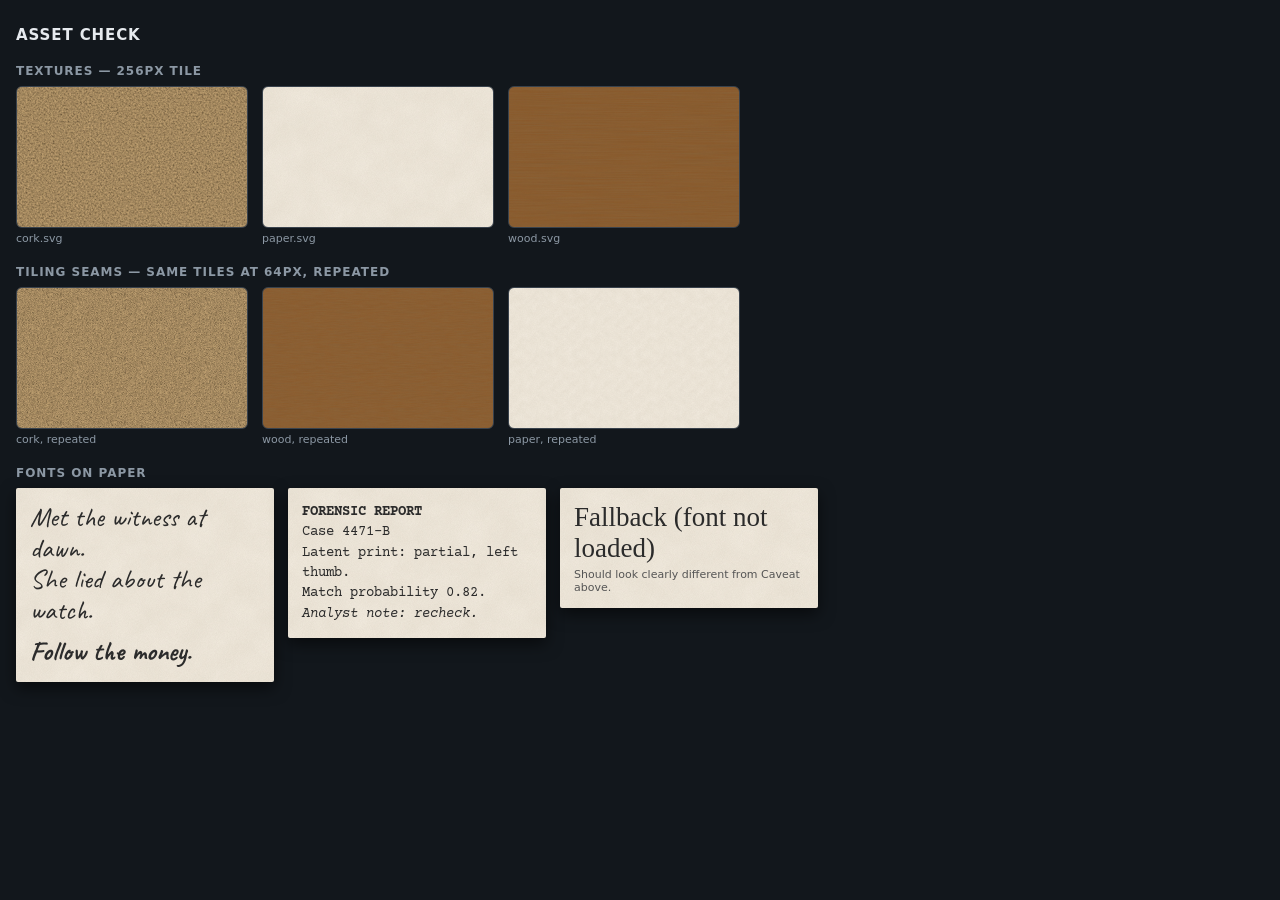
<file: tools/preview/index.html>
<!doctype html>
<html lang="en">
<head>
  <meta charset="utf-8">
  <title>Sargas - Investigation Board — asset check</title>
  <link rel="stylesheet" href="/styles/fonts.css">
  <style>
    body { background: #12171c; color: #e6eaee; font-family: system-ui, sans-serif; padding: 16px; margin: 0; }
    h1 { font-size: 15px; letter-spacing: .06em; text-transform: uppercase; }
    h2 { font-size: 12px; text-transform: uppercase; letter-spacing: .08em; color: #8c98a4; margin: 20px 0 8px; }
    .row { display: flex; gap: 14px; flex-wrap: wrap; align-items: flex-start; }
    .swatch { width: 230px; height: 140px; border-radius: 6px; border: 1px solid #39424c; }
    .label { font-size: 11px; color: #8c98a4; margin-top: 4px; }
    .cork { background-image: url("/assets/textures/cork.svg"); background-size: 256px; }
    .paper { background-image: url("/assets/textures/paper.svg"); background-size: 256px; }
    .wood { background-image: url("/assets/textures/wood.svg"); background-size: 256px; }
    .tile { background-size: 64px; }
    .card { width: 230px; padding: 14px; border-radius: 2px; color: #2b2b2b;
            background-image: url("/assets/textures/paper.svg"); background-size: 256px;
            box-shadow: 0 6px 16px rgb(0 0 0 / 55%); }
    .caveat { font-family: "Caveat", cursive; font-size: 27px; line-height: 1.15; }
    .caveat-bold { font-family: "Caveat", cursive; font-weight: 700; font-size: 27px; }
    .courier { font-family: "Courier Prime", monospace; font-size: 14px; line-height: 1.45; }
    .fallback { font-family: "Definitely Not Installed", cursive; font-size: 27px; }
  </style>
</head>
<body>
  <h1>Asset check</h1>

  <h2>Textures — 256px tile</h2>
  <div class="row">
    <div><div class="swatch cork"></div><div class="label">cork.svg</div></div>
    <div><div class="swatch paper"></div><div class="label">paper.svg</div></div>
    <div><div class="swatch wood"></div><div class="label">wood.svg</div></div>
  </div>

  <h2>Tiling seams — same tiles at 64px, repeated</h2>
  <div class="row">
    <div><div class="swatch cork tile"></div><div class="label">cork, repeated</div></div>
    <div><div class="swatch wood tile"></div><div class="label">wood, repeated</div></div>
    <div><div class="swatch paper tile"></div><div class="label">paper, repeated</div></div>
  </div>

  <h2>Fonts on paper</h2>
  <div class="row">
    <div class="card">
      <div class="caveat">Met the witness at dawn.<br>She lied about the watch.</div>
      <div class="caveat-bold" style="margin-top:8px">Follow the money.</div>
    </div>
    <div class="card">
      <div class="courier"><b>FORENSIC REPORT</b><br>Case 4471-B<br>Latent print: partial, left thumb.<br>Match probability 0.82.<br><i>Analyst note: recheck.</i></div>
    </div>
    <div class="card">
      <div class="fallback">Fallback (font not loaded)</div>
      <div class="label" style="color:#555">Should look clearly different from Caveat above.</div>
    </div>
  </div>
</body>
</html>
</file>
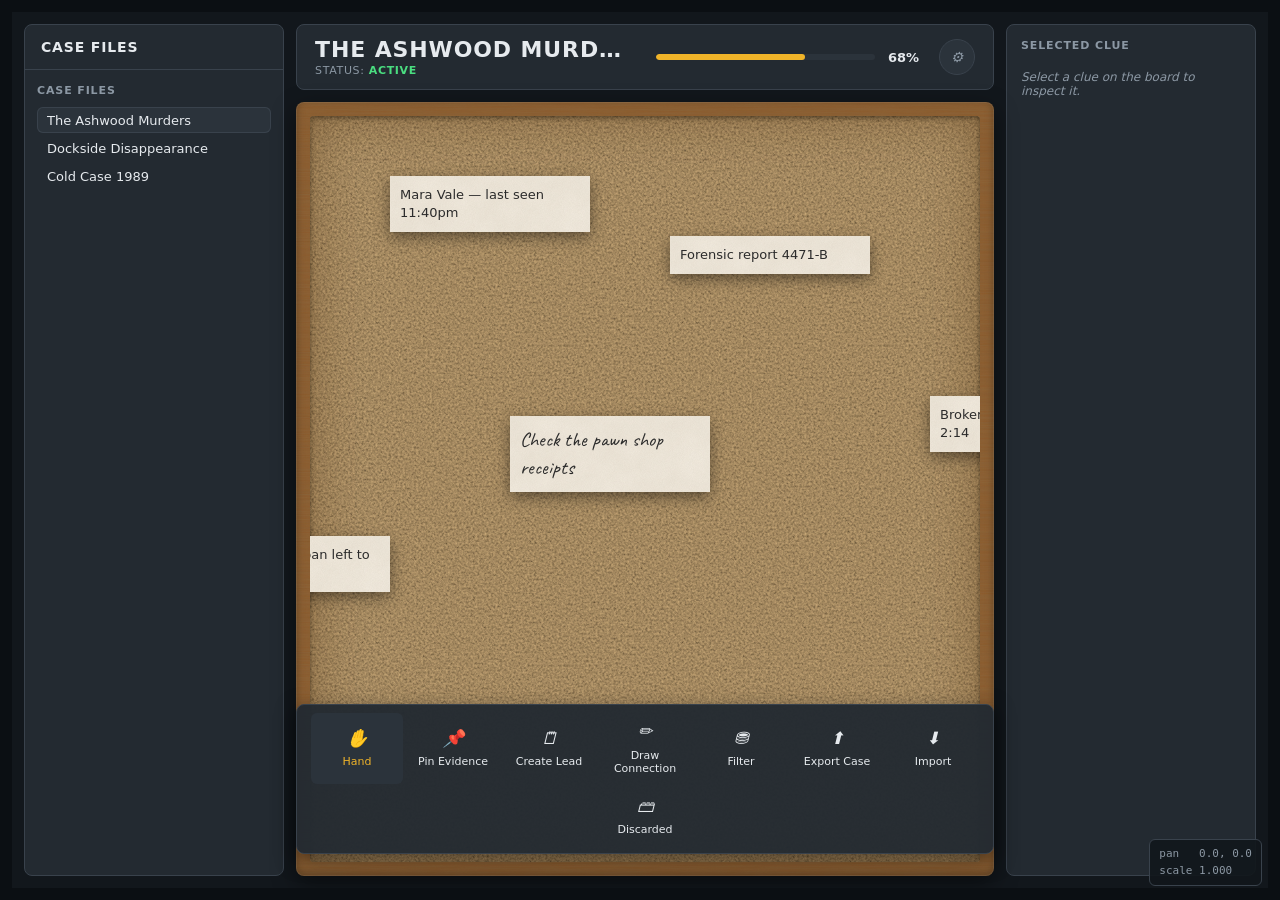
<file: tools/preview/board.html>
<!doctype html>
<html lang="en">
<head>
  <meta charset="utf-8">
  <title>Sargas - Investigation Board — board workbench</title>
  <link rel="stylesheet" href="/styles/fonts.css">
  <link rel="stylesheet" href="/styles/investigation-board.css">
  <style>
    /* Foundry's base rule for every <button>, copied from its own foundry2.css. The module's
       stylesheet has to win against this, and without it here the workbench flatters the board:
       a toolbar squashed to a sliver in the real app looked perfect in this page. Core styles
       some buttons more specifically than this (form footers, icon buttons), so those will not
       match Foundry exactly — this is the floor every button starts from. */
    button {
      display: flex; justify-content: center; align-items: center;
      height: 2em; min-height: 2em; gap: 0.25rem; padding: 0 0.5rem;
      border: 1px solid #1b2026; border-radius: 4px;
      font-family: system-ui, sans-serif; font-size: 14px; line-height: normal;
      cursor: pointer; transition: 0.5s;
    }
    button.active, button:focus { outline: 1px solid #ff8a3d; box-shadow: 0 0 4px #ff8a3d; }

    /* Stand-ins for the Foundry window chrome the app normally renders inside. */
    html, body { height: 100%; margin: 0; background: #0b0f13; }
    body { display: grid; grid-template-rows: 1fr; padding: 12px; box-sizing: border-box; }
    .investigation-board-app { display: flex; flex-direction: column; min-height: 0; }
    .window-content { flex: 1; min-height: 0; }
    .probe {
      position: fixed; right: 18px; bottom: 14px; z-index: 10;
      font: 11px/1.5 ui-monospace, monospace; color: #8c98a4;
      background: rgb(18 23 28 / 92%); border: 1px solid #39424c;
      border-radius: 6px; padding: 6px 9px; white-space: pre;
    }
    /* Placeholder cards so panning and zooming are observable before #11 lands. */
    .stub {
      position: absolute; width: 180px; padding: 10px;
      background-color: #f3ece0; background-image: url("/assets/textures/paper.svg");
      background-size: 256px; color: #2b2b2b; font: 13px/1.4 system-ui, sans-serif;
      box-shadow: 0 5px 14px rgb(0 0 0 / 45%);
    }
    .stub.note { font-family: "Caveat", cursive; font-size: 20px; background-color: #f5e79e; }
  </style>
</head>
<body>
  <div class="investigation-board-app investigation-board">
    <section class="window-content investigation-board-content">

      <aside class="ib-sidebar" data-application-part="sidebar">
        <header class="ib-sidebar-header">
          <span class="ib-sidebar-title">Case Files</span>
        </header>
        <section class="ib-case-list">
          <h3 class="ib-case-list-label">Case Files</h3>
          <div class="ib-case-row active">
            <button type="button" class="ib-case-open"><span class="ib-case-name">The Ashwood Murders</span></button>
          </div>
          <div class="ib-case-row">
            <button type="button" class="ib-case-open"><span class="ib-case-name">Dockside Disappearance</span></button>
          </div>
          <div class="ib-case-row">
            <button type="button" class="ib-case-open"><span class="ib-case-name">Cold Case 1989</span></button>
          </div>
        </section>
      </aside>

      <header class="ib-header" data-application-part="header">
        <div class="ib-header-titles">
          <h1 class="ib-case-title">The Ashwood Murders</h1>
          <p class="ib-case-status">Status: <span class="ib-status-value" data-status="active">Active</span></p>
        </div>
        <div class="ib-progress">
          <div class="ib-progress-track"><div class="ib-progress-fill" style="width:68%"></div></div>
          <span class="ib-progress-value">68%</span>
        </div>
        <button type="button" class="ib-icon-button"><i class="fa-solid fa-gear">⚙</i></button>
      </header>

      <section class="ib-board-frame" data-application-part="board">
        <div class="ib-board-viewport">
          <div class="ib-board-world">
            <svg class="ib-string-layer" xmlns="http://www.w3.org/2000/svg"></svg>
            <div class="ib-clue-layer">
              <div class="stub" style="left:80px;  top:60px;">Mara Vale — last seen 11:40pm</div>
              <div class="stub" style="left:360px; top:120px;">Forensic report 4471-B</div>
              <div class="stub note" style="left:200px; top:300px;">Check the pawn shop receipts</div>
              <div class="stub" style="left:620px; top:280px;">Broken watch, stopped 2:14</div>
              <div class="stub" style="left:-120px; top:420px;">Off-origin card (pan left to find)</div>
            </div>
          </div>
        </div>
      </section>

      <nav class="ib-toolbar" data-application-part="toolbar">
        <button type="button" class="ib-tool active"><i>✋</i><span>Hand</span></button>
        <button type="button" class="ib-tool"><i>📌</i><span>Pin Evidence</span></button>
        <button type="button" class="ib-tool"><i>🗒</i><span>Create Lead</span></button>
        <button type="button" class="ib-tool"><i>✏️</i><span>Draw Connection</span></button>
        <button type="button" class="ib-tool"><i>⛃</i><span>Filter</span></button>
        <button type="button" class="ib-tool"><i>⬆</i><span>Export Case</span></button>
        <button type="button" class="ib-tool"><i>⬇</i><span>Import</span></button>
        <button type="button" class="ib-tool"><i>🗃</i><span>Discarded</span></button>
      </nav>

      <aside class="ib-inspector" data-application-part="inspector">
        <h2 class="ib-panel-label">Selected Clue</h2>
        <div class="ib-inspector-body"><p class="ib-empty">Select a clue on the board to inspect it.</p></div>
      </aside>

    </section>
  </div>

  <div class="probe" id="probe">view</div>

  <script type="module">
    import BoardView from "/scripts/board/board-view.mjs";
    import {runBoardViewTests} from "/tools/preview/board-view.spec.mjs";

    const viewport = document.querySelector(".ib-board-viewport");
    const world = document.querySelector(".ib-board-world");
    const probe = document.getElementById("probe");

    const view = new BoardView(viewport, world).attach();
    // Exposed so the driving harness can assert against the live view.
    window.boardView = view;

    const render = t => {
      probe.textContent =
        `pan   ${t.x.toFixed(1)}, ${t.y.toFixed(1)}\nscale ${t.scale.toFixed(3)}`;
    };
    view.onChange(render);
    render(view.transform);

    // Run from the console, or from an automated driver, to check the view's maths.
    window.runBoardViewTests = () => {
      const out = runBoardViewTests(view, viewport);
      window.__boardViewResults = out;
      return out;
    };
  </script>
</body>
</html>
</file>
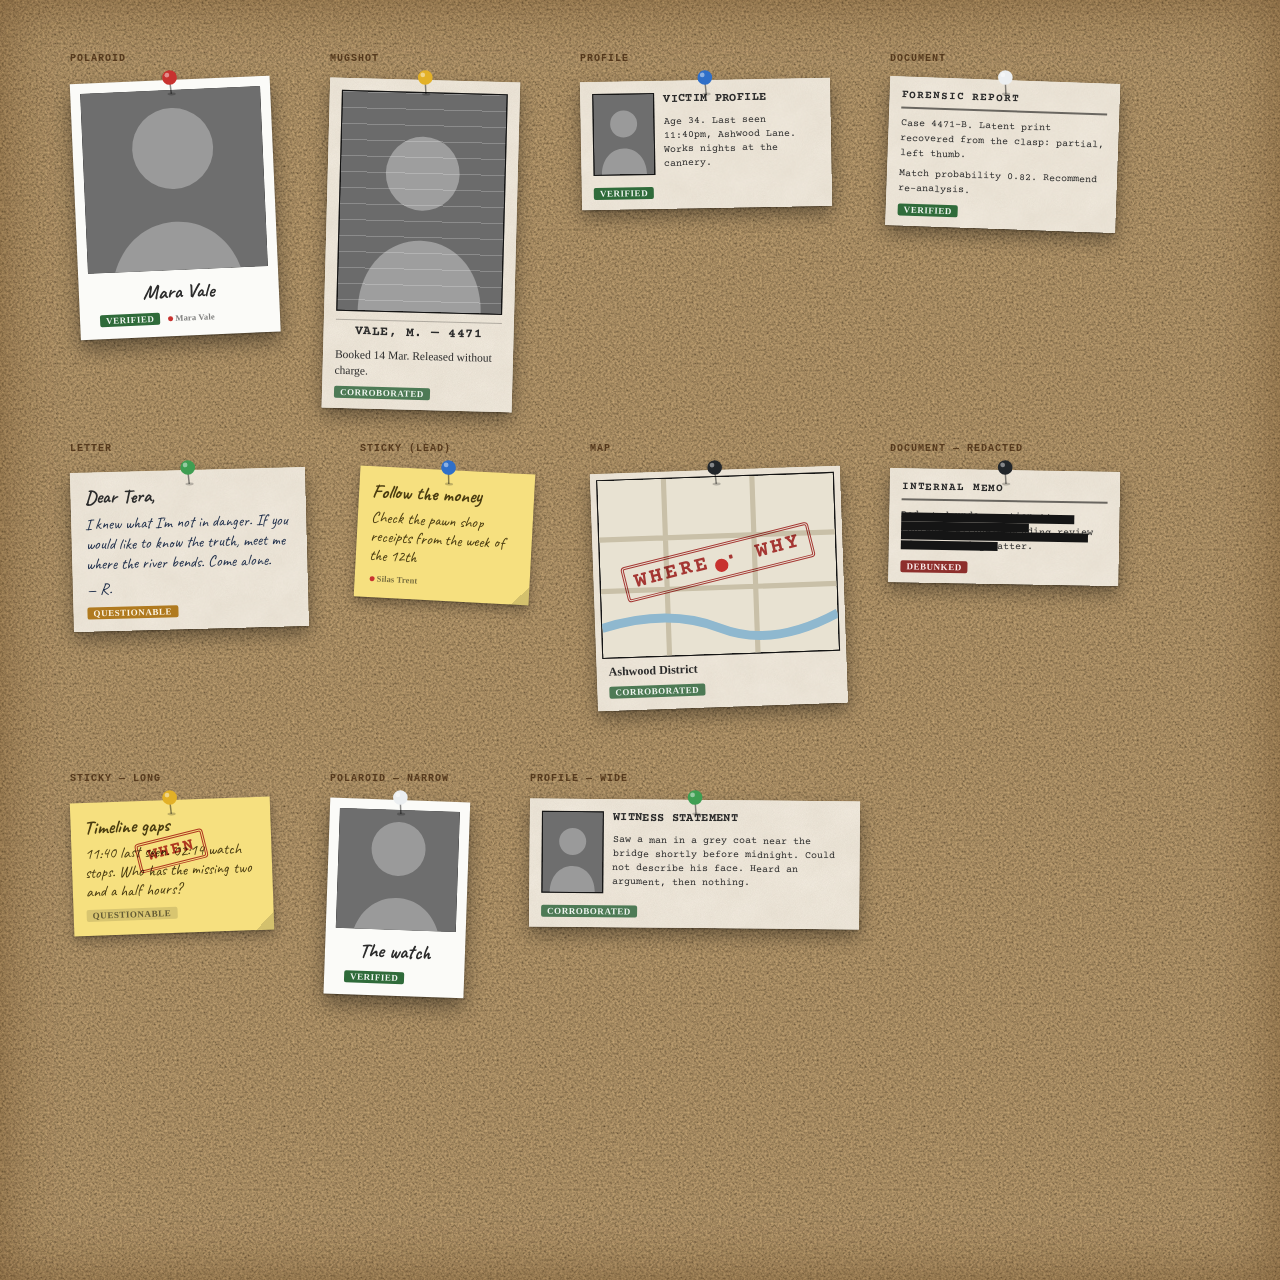
<file: tools/preview/cards.html>
<!doctype html>
<html lang="en">
<head>
  <meta charset="utf-8">
  <title>Sargas - Investigation Board — card templates</title>
  <link rel="stylesheet" href="/styles/fonts.css">
  <link rel="stylesheet" href="/styles/investigation-board.css">
  <link rel="stylesheet" href="/styles/clue-cards.css">
  <link rel="stylesheet" href="/styles/deductions.css">
  <style>
    html, body { margin: 0; background: #0b0f13; }
    .stage {
      box-sizing: border-box; padding: 40px 30px 60px;
      background-color: #c08f52; background-image: url("/assets/textures/cork.svg");
      background-size: 320px; box-shadow: inset 0 0 60px rgb(80 45 10 / 40%);
    }
    /* The module positions .ib-clue-layer absolutely, so the stage needs its own height. */
    .stage { min-height: 1280px; }
    .investigation-board-app .ib-clue-layer { position: relative; height: 1180px; }
    .caption {
      position: absolute; font: 600 10px/1 ui-monospace, monospace; letter-spacing: .1em;
      text-transform: uppercase; color: rgb(60 32 8 / 75%);
    }
  </style>
</head>
<body>
  <div class="investigation-board-app investigation-board">
    <div class="stage">
      <div class="ib-clue-layer" id="layer"></div>
    </div>
  </div>

  <script type="module">
    import {createClueElement} from "/scripts/board/clue-element.mjs";

    // --- Stubs for the bits of Foundry the element factory touches -----------
    const STRINGS = {
      "INVESTIGATION_BOARD.CATEGORY.Physical": "Physical Evidence",
      "INVESTIGATION_BOARD.CATEGORY.Testimony": "Testimony",
      "INVESTIGATION_BOARD.CATEGORY.Document": "Document",
      "INVESTIGATION_BOARD.CATEGORY.Person": "Person of Interest",
      "INVESTIGATION_BOARD.CATEGORY.Location": "Location",
      "INVESTIGATION_BOARD.CATEGORY.Lead": "Lead",
      "INVESTIGATION_BOARD.CATEGORY.Other": "Other",
      "INVESTIGATION_BOARD.RELIABILITY.Unverified": "Unverified",
      "INVESTIGATION_BOARD.RELIABILITY.Questionable": "Questionable",
      "INVESTIGATION_BOARD.RELIABILITY.Corroborated": "Corroborated",
      "INVESTIGATION_BOARD.RELIABILITY.Verified": "Verified",
      "INVESTIGATION_BOARD.RELIABILITY.Debunked": "Debunked"
    };
    window.game = {
      i18n: {
        localize: k => STRINGS[k] ?? k,
        format: (k, d) => `${STRINGS[k] ?? k} ${JSON.stringify(d ?? {})}`
      },
      users: {get: id => ({id, name: "diego", color: {css: "#c8322f"}})},
      // The GURPS Monster Hunters rules are on, so stamped clues show their stamp.
      settings: {get: (_scope, key) => key === "monsterHunters"}
    };
    window.fromUuidSync = uuid => ({"Actor.mara": {name: "Mara Vale"}})[uuid] ?? null;

    const TEMPLATES = {
      polaroid: {hasImage: true, hasBody: false},
      mugshot: {hasImage: true, hasBody: true},
      profile: {hasImage: true, hasBody: true},
      document: {hasImage: false, hasBody: true},
      letter: {hasImage: false, hasBody: true},
      sticky: {hasImage: false, hasBody: true},
      map: {hasImage: true, hasBody: false}
    };

    // Placeholder imagery, inline so the preview needs no binary assets.
    const portrait = `data:image/svg+xml,${encodeURIComponent(`
      <svg xmlns="http://www.w3.org/2000/svg" width="240" height="320">
        <rect width="240" height="320" fill="#6e6e6e"/>
        <circle cx="120" cy="118" r="54" fill="#9a9a9a"/>
        <path d="M30 320c0-62 40-104 90-104s90 42 90 104z" fill="#9a9a9a"/>
      </svg>`)}`;
    const mapImg = `data:image/svg+xml,${encodeURIComponent(`
      <svg xmlns="http://www.w3.org/2000/svg" width="320" height="240">
        <rect width="320" height="240" fill="#e8e2d2"/>
        <path d="M0 150h320M0 80h320M90 0v240M210 0v240" stroke="#c9c0a8" stroke-width="7"/>
        <path d="M0 200 Q90 175 160 205 T320 190" stroke="#8fb8cf" stroke-width="12" fill="none"/>
        <circle cx="165" cy="120" r="9" fill="#c8322f"/>
      </svg>`)}`;

    /** Build a stand-in for a clue JournalEntryPage. */
    const page = (id, name, system) => ({
      id, name,
      system: {
        template: "polaroid", image: null, body: "", pinColor: "red", redacted: false,
        category: "other", reliability: "unverified",
        x: 0, y: 0, rotation: 0, width: 200, z: 0, linkedUuid: null,
        ...system,
        get templateConfig() { return TEMPLATES[this.template]; }
      }
    });

    const CARDS = [
      ["Polaroid", page("c1", "Mara Vale", {
        template: "polaroid", image: portrait, pinColor: "red", category: "person",
        reliability: "verified", x: 40, y: 40, rotation: -2.5, width: 200, linkedUuid: "Actor.x",
        createdBy: "u1", createdByActor: "Actor.mara", createdByName: "Mara Vale"
      })],
      ["Mugshot", page("c2", "Vale, M. — 4471", {
        template: "mugshot", image: portrait, pinColor: "yellow", category: "person",
        reliability: "corroborated", x: 300, y: 40, rotation: 1.5, width: 190,
        body: "<p>Booked 14 Mar. Released without charge.</p>"
      })],
      ["Profile", page("c3", "Victim Profile", {
        template: "profile", image: portrait, pinColor: "blue", category: "person",
        reliability: "verified", x: 550, y: 40, rotation: -1, width: 250,
        body: "<p>Age 34. Last seen 11:40pm, Ashwood Lane. Works nights at the cannery.</p>"
      })],
      ["Document", page("c4", "Forensic Report", {
        template: "document", pinColor: "white", category: "document",
        reliability: "verified", x: 860, y: 40, rotation: 2, width: 230,
        body: "<p>Case 4471-B. Latent print recovered from the clasp: partial, left thumb.</p><p>Match probability 0.82. Recommend re-analysis.</p>"
      })],
      ["Letter", page("c5", "Dear Tera,", {
        template: "letter", pinColor: "green", category: "testimony",
        reliability: "questionable", x: 40, y: 430, rotation: -1.5, width: 235,
        body: "<p>I knew what I'm not in danger. If you would like to know the truth, meet me where the river bends. Come alone.</p><p>— R.</p>"
      })],
      ["Sticky (lead)", page("c6", "Follow the money", {
        template: "sticky", pinColor: "blue", category: "lead",
        reliability: "unverified", x: 330, y: 430, rotation: 3, width: 175,
        createdBy: "u1", createdByName: "Silas Trent",
        body: "<p>Check the pawn shop receipts from the week of the 12th</p>"
      })],
      ["Map", page("c7", "Ashwood District", {
        template: "map", image: mapImg, pinColor: "black", category: "location",
        reliability: "corroborated", x: 560, y: 430, rotation: -2, width: 250,
        deductions: ["where", "why"]
      })],
      ["Document — redacted", page("c8", "Internal Memo", {
        template: "document", pinColor: "black", category: "document",
        reliability: "debunked", redacted: true, x: 860, y: 430, rotation: 1, width: 230,
        body: "<p>Redacted under section 14. Contents withheld pending review of the ongoing matter.</p>"
      })],
      ["Sticky — long", page("c9", "Timeline gaps", {
        template: "sticky", pinColor: "yellow", category: "lead", reliability: "questionable",
        x: 40, y: 760, rotation: -2, width: 200, deductions: ["when"],
        body: "<p>11:40 last seen. 02:14 watch stops. Who has the missing two and a half hours?</p>"
      })],
      ["Polaroid — narrow", page("c10", "The watch", {
        template: "polaroid", image: portrait, pinColor: "white", category: "physical",
        reliability: "verified", x: 300, y: 760, rotation: 2, width: 140
      })],
      ["Profile — wide", page("c11", "Witness Statement", {
        template: "profile", image: portrait, pinColor: "green", category: "testimony",
        reliability: "corroborated", x: 500, y: 760, rotation: 0.5, width: 330,
        body: "<p>Saw a man in a grey coat near the bridge shortly before midnight. Could not describe his face. Heard an argument, then nothing.</p>"
      })]
    ];

    const layer = document.getElementById("layer");
    for ( const [label, p] of CARDS ) {
      const el = createClueElement(p, p.system.body);
      layer.append(el);
      const cap = document.createElement("div");
      cap.className = "caption";
      cap.textContent = label;
      cap.style.left = `${p.system.x}px`;
      cap.style.top = `${p.system.y - 26}px`;
      layer.append(cap);
    }
    window.__cardCount = CARDS.length;
  </script>
</body>
</html>
</file>
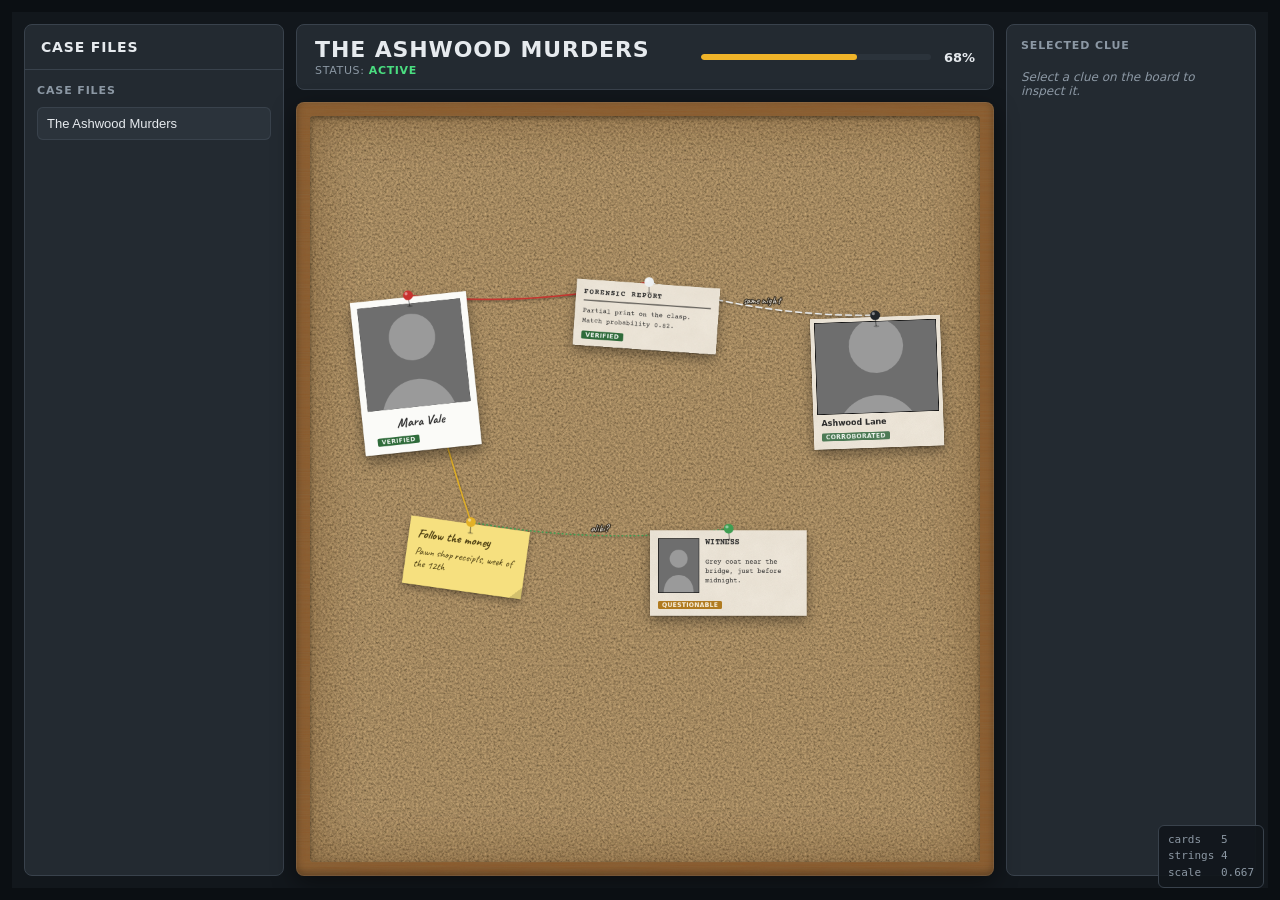
<file: tools/preview/case.html>
<!doctype html>
<html lang="en">
<head>
  <meta charset="utf-8">
  <title>Sargas - Investigation Board — case rendering</title>
  <link rel="stylesheet" href="/styles/fonts.css">
  <link rel="stylesheet" href="/styles/investigation-board.css">
  <link rel="stylesheet" href="/styles/clue-cards.css">
  <link rel="stylesheet" href="/styles/strings.css">
  <link rel="stylesheet" href="/styles/tray.css">
  <style>
    html, body { height: 100%; margin: 0; background: #0b0f13; }
    body { display: grid; grid-template-rows: 1fr; padding: 12px; box-sizing: border-box; }
    .investigation-board-app { display: flex; flex-direction: column; min-height: 0; }
    .window-content { flex: 1; min-height: 0; }
    .probe { position: fixed; right: 16px; bottom: 12px; z-index: 10;
             font: 11px/1.5 ui-monospace, monospace; color: #8c98a4;
             background: rgb(18 23 28 / 94%); border: 1px solid #39424c;
             border-radius: 6px; padding: 6px 9px; white-space: pre; }
  </style>
</head>
<body>
  <div class="investigation-board-app investigation-board">
    <section class="window-content investigation-board-content">
      <aside class="ib-sidebar" data-application-part="sidebar">
        <header class="ib-sidebar-header"><span class="ib-sidebar-title">Case Files</span></header>
        <section class="ib-case-list"><h3 class="ib-case-list-label">Case Files</h3>
          <div class="ib-case-row active"><button type="button" class="ib-case-open"><span class="ib-case-name">The Ashwood Murders</span></button></div></section>
      </aside>
      <header class="ib-header" data-application-part="header">
        <div class="ib-header-titles"><h1 class="ib-case-title">The Ashwood Murders</h1>
          <p class="ib-case-status">Status: <span class="ib-status-value" data-status="active">Active</span></p></div>
        <div class="ib-progress"><div class="ib-progress-track"><div class="ib-progress-fill" style="width:68%"></div></div>
          <span class="ib-progress-value">68%</span></div>
      </header>
      <section class="ib-board-frame" data-application-part="board">
        <div class="ib-board-viewport">
          <div class="ib-board-world">
            <svg class="ib-string-layer" xmlns="http://www.w3.org/2000/svg"></svg>
            <div class="ib-clue-layer"></div>
          </div>
        </div>
      </section>
      <section class="ib-tray" data-application-part="tray" id="tray">
        <header class="ib-tray-header">
          <h2 class="ib-panel-label">Discarded Clues</h2>
          <button type="button" class="ib-icon-button ib-tray-close">&#10005;</button>
        </header>
        <div class="ib-tray-items" id="tray-items"></div>
        <footer class="ib-tray-footer"><p class="hint">Only the GM can delete a clue permanently.</p></footer>
      </section>

      <aside class="ib-inspector" data-application-part="inspector">
        <h2 class="ib-panel-label">Selected Clue</h2>
        <div class="ib-inspector-body"><p class="ib-empty">Select a clue on the board to inspect it.</p></div>
      </aside>
    </section>
  </div>
  <div class="probe" id="probe">…</div>

  <script type="module">
    // --- Stand-ins for the parts of Foundry the render path touches ----------
    const MODULE_ID = "sargas-investigation-board";
    const STRINGS = {
      "INVESTIGATION_BOARD.CATEGORY.Person": "Person of Interest",
      "INVESTIGATION_BOARD.CATEGORY.Physical": "Physical Evidence",
      "INVESTIGATION_BOARD.CATEGORY.Document": "Document",
      "INVESTIGATION_BOARD.CATEGORY.Location": "Location",
      "INVESTIGATION_BOARD.CATEGORY.Lead": "Lead",
      "INVESTIGATION_BOARD.CATEGORY.Testimony": "Testimony",
      "INVESTIGATION_BOARD.CATEGORY.Other": "Other",
      "INVESTIGATION_BOARD.RELIABILITY.Verified": "Verified",
      "INVESTIGATION_BOARD.RELIABILITY.Unverified": "Unverified",
      "INVESTIGATION_BOARD.RELIABILITY.Corroborated": "Corroborated",
      "INVESTIGATION_BOARD.RELIABILITY.Questionable": "Questionable",
      "INVESTIGATION_BOARD.RELIABILITY.Debunked": "Debunked"
    };
    // enrichHTML is async in Foundry; keep it async here so the timing matches.
    window.foundry = {applications: {ux: {TextEditor: {implementation: {
      enrichHTML: async html => html,
      getDragEventData: event => {
        try { return JSON.parse(event.dataTransfer.getData("text/plain")); }
        catch { return {}; }
      }
    }}}}};

    // A tiny world of droppable documents, keyed by uuid.
    window.__world = {
      "Actor.npc1": {documentName: "Actor", name: "Silas Trent", uuid: "Actor.npc1",
                     img: "icons/svg/npc.svg"},
      "Item.itm1":  {documentName: "Item",  name: "Broken Watch", uuid: "Item.itm1",
                     img: "icons/svg/clockwork.svg"},
      "Scene.scn1": {documentName: "Scene", name: "Ashwood Lane", uuid: "Scene.scn1",
                     thumb: "icons/svg/map.svg"},
      "Actor.faceless": {documentName: "Actor", name: "Unknown", uuid: "Actor.faceless",
                         img: "icons/svg/mystery-man.svg"}
    };
    window.fromUuid = async uuid => window.__world[uuid] ?? null;
    window.ui = {notifications: {warn: m => (window.__warnings ??= []).push(m),
                                 info: () => {}, error: () => {}}};
    window.game = {
      i18n: {
        localize: k => STRINGS[k] ?? k,
        format: (k, d) => `${STRINGS[k] ?? k} ${JSON.stringify(d)}`
      },
      user: {id: "u1", isGM: false},
      users: {get: id => ({id, name: id === "u1" ? "Diego" : "Someone"})}
    };
    Math.clamp ??= (n, min, max) => Math.min(Math.max(n, min), max);

    const TEMPLATES = {
      polaroid: {hasImage: true, hasBody: false}, mugshot: {hasImage: true, hasBody: true},
      profile: {hasImage: true, hasBody: true}, document: {hasImage: false, hasBody: true},
      letter: {hasImage: false, hasBody: true}, sticky: {hasImage: false, hasBody: true},
      map: {hasImage: true, hasBody: false}
    };
    const portrait = `data:image/svg+xml,${encodeURIComponent(
      `<svg xmlns="http://www.w3.org/2000/svg" width="240" height="320"><rect width="240" height="320" fill="#6e6e6e"/><circle cx="120" cy="118" r="54" fill="#9a9a9a"/><path d="M30 320c0-62 40-104 90-104s90 42 90 104z" fill="#9a9a9a"/></svg>`)}`;

    /** A stand-in JournalEntryPage. */
    function makePage(id, type, name, system) {
      const base = type === `${MODULE_ID}.clue`
        ? {template: "document", image: null, body: "", pinColor: "red", redacted: false,
           category: "other", reliability: "unverified", x: 0, y: 0, rotation: 0, width: 200,
           z: 0, linkedUuid: null, dismissed: false}
        : {from: "", to: "", color: "red", label: "", style: "solid"};
      const sys = {...base, ...system};
      if ( type === `${MODULE_ID}.clue` ) {
        Object.defineProperty(sys, "templateConfig", {get() { return TEMPLATES[this.template]; }});
      } else {
        sys.touches = function(cid) { return (this.from === cid) || (this.to === cid); };
        sys.other = function(cid) { return this.from === cid ? this.to : this.to === cid ? this.from : null; };
      }
      return {id, type, name, system: sys, visible: true, isOwner: true, parent: null};
    }

    /** A stand-in JournalEntry with a pages collection. */
    function makeJournal(id, name, pages) {
      const map = new Map(pages.map(p => [p.id, p]));
      const journal = {
        id, name, visible: true,
        flags: {[MODULE_ID]: {isCase: true, status: "active", progress: 68}},
        getFlag(scope, key) { return this.flags?.[scope]?.[key]; },
        // Mirrors the bits of EmbeddedCollection the board code actually uses.
        pages: {
          get: pid => map.get(pid),
          filter: fn => [...map.values()].filter(fn),
          find: fn => [...map.values()].find(fn),
          some: fn => [...map.values()].some(fn),
          map: fn => [...map.values()].map(fn),
          get size() { return map.size; },
          get contents() { return [...map.values()]; },
          [Symbol.iterator]() { return map.values(); },
          add(p) { p.parent = journal; map.set(p.id, p); },
          delete: pid => map.delete(pid),
          /** Restore the collection to a known set — lets each suite start from the same board. */
          reset(fresh) {
            map.clear();
            for ( const p of fresh ) {
              p.parent = journal;
              map.set(p.id, p);
            }
          }
        }
      };
      for ( const p of pages ) p.parent = journal;
      return journal;
    }

    const CLUE = `${MODULE_ID}.clue`;
    const CONN = `${MODULE_ID}.connection`;

    /** The board every suite starts from. Rebuilt on demand so suites cannot pollute each other. */
    const buildPages = () => [
      makePage("a", CLUE, "Mara Vale", {template: "polaroid", image: portrait, pinColor: "red",
        category: "person", reliability: "verified", x: 90, y: 90, rotation: -6, width: 175, z: 1}),
      makePage("b", CLUE, "Forensic Report", {template: "document", pinColor: "white",
        category: "document", reliability: "verified", x: 430, y: 70, rotation: 4, width: 215, z: 2,
        body: "<p>Partial print on the clasp. Match probability 0.82.</p>"}),
      makePage("c", CLUE, "Ashwood Lane", {template: "map", image: portrait, pinColor: "black",
        category: "location", reliability: "corroborated", x: 780, y: 120, rotation: -2, width: 195, z: 1}),
      makePage("d", CLUE, "Follow the money", {template: "sticky", pinColor: "yellow",
        category: "lead", reliability: "unverified", x: 180, y: 430, rotation: 8, width: 180, z: 3,
        body: "<p>Pawn shop receipts, week of the 12th</p>"}),
      makePage("e", CLUE, "Witness", {template: "profile", image: portrait, pinColor: "green",
        category: "testimony", reliability: "questionable", x: 540, y: 440, rotation: 0, width: 235, z: 1,
        body: "<p>Grey coat near the bridge, just before midnight.</p>"}),
      // A dismissed clue: must not appear on the board, and neither must its string.
      makePage("z", CLUE, "Discarded lead", {template: "sticky", pinColor: "blue", x: 900, y: 430,
        width: 160, dismissed: true, body: "<p>Ruled out.</p>"}),

      makePage("s1", CONN, "link", {from: "a", to: "b", color: "red"}),
      makePage("s2", CONN, "link", {from: "b", to: "c", color: "white", style: "dashed", label: "same night"}),
      makePage("s3", CONN, "link", {from: "a", to: "d", color: "yellow"}),
      makePage("s4", CONN, "link", {from: "d", to: "e", color: "green", style: "dotted", label: "alibi?"}),
      // Attached to a dismissed clue: must be filtered out.
      makePage("s5", CONN, "link", {from: "e", to: "z", color: "blue"}),
      // Dangling: points at a clue that does not exist at all.
      makePage("s6", CONN, "link", {from: "a", to: "does-not-exist", color: "red"})
    ];

    let pages = buildPages();
    const journal = makeJournal("case1", "The Ashwood Murders", pages);
    window.game.journal = {get: id => (id === journal.id ? journal : null),
                           filter: fn => [journal].filter(fn)};

    // expandObject/escapeHTML stand-ins for the few foundry.utils helpers the board code uses.
    window.foundry.utils = {
      escapeHTML: v => String(v).replace(/[&<>"']/g, c =>
        ({"&": "&amp;", "<": "&lt;", ">": "&gt;", '"': "&quot;", "'": "&#39;"})[c])
    };

    const {default: BoardView} = await import("/scripts/board/board-view.mjs");
    const {default: BoardRenderer} = await import("/scripts/board/board-renderer.mjs");
    const {default: BoardInteractions} = await import("/scripts/board/interactions.mjs");
    const {default: DropHandler} = await import("/scripts/board/drop-handler.mjs");
    const caseApi = await import("/scripts/data/case.mjs");

    const viewport = document.querySelector(".ib-board-viewport");
    const world = document.querySelector(".ib-board-world");
    const view = new BoardView(viewport, world).attach();
    const renderer = new BoardRenderer(
      world.querySelector(".ib-clue-layer"),
      world.querySelector(".ib-string-layer")
    );

    // Stand-in for document updates, so drags and edits can be asserted without a server.
    window.__updates = [];
    const wirePage = page => {
      page.isOwner = true;
      page.update = async function(changes) {
        window.__updates.push({id: this.id, changes: structuredClone(changes)});
        if ( changes.name !== undefined ) this.name = changes.name;
        Object.assign(this.system, changes.system ?? {});
        await renderer.upsertClue(this);
      };
      return page;
    };
    pages.forEach(wirePage);

    /**
     * Put the board back to its starting state.
     *
     * Suites are destructive by nature — cutting strings, dismissing clues — so each one resets
     * first and none of them depend on the order they run in.
     */
    window.resetFixture = async () => {
      pages = buildPages().map(wirePage);
      journal.pages.reset(pages);
      window.__updates = [];
      window.__created = [];
      window.__deleted = [];
      window.__linkAttempts = [];
      interactions.setLinkMode(false);
      interactions.select(null);
      interactions.selectString(null);
      renderer.clear();
      await renderer.render(journal);
      view.reset();
    };

    // Stand-in for createEmbeddedDocuments so drops can be asserted without a server.
    journal.isOwner = true;
    window.__created = [];
    journal.createEmbeddedDocuments = async function(type, records) {
      const made = [];
      for ( const record of records ) {
        const page = makePage(`made-${window.__created.length}-${made.length}`,
          record.type, record.name, record.system);
        this.pages.add(page);
        page.isOwner = true;
        page.update = pages[0].update;
        made.push(page);
        window.__created.push({name: record.name, type: record.type, system: record.system});
        await renderer.upsertClue(page);
      }
      return made;
    };

    const drops = new DropHandler({viewport, view, getCase: () => journal}).attach();

    // Stand-in for deleteEmbeddedDocuments, used by unlinking.
    journal.deleteEmbeddedDocuments = async function(type, ids) {
      for ( const id of ids ) {
        window.__deleted.push(id);
        this.pages.delete(id);
        renderer.removeConnection(id);
        renderer.removeClue(id);
      }
      return ids;
    };
    window.__deleted = [];

    const interactions = new BoardInteractions({
      viewport, view, renderer,
      getCase: () => journal,
      onEdit: page => { window.__edited = page.id; },
      onLink: async (fromId, toId) => {
        const {canConnect} = caseApi;
        const check = canConnect(journal, fromId, toId);
        window.__linkAttempts.push({fromId, toId, ok: check.ok, reason: check.reason});
        if ( !check.ok ) return;
        const page = makePage(`link-${window.__linkAttempts.length}`, CONN, "link", {
          from: fromId, to: toId,
          color: journal.pages.get(fromId)?.system.pinColor ?? "red"
        });
        journal.pages.add(page);
        renderer.upsertConnection(page);
      },
      onUnlink: async id => { await journal.deleteEmbeddedDocuments("JournalEntryPage", [id]); }
    }).attach();
    window.__linkAttempts = [];

    await renderer.render(journal);
    const bounds = caseApi.clueBounds(caseApi.getClues(journal));
    if ( bounds ) view.fit(bounds);

    const probe = document.getElementById("probe");
    const report = () => {
      probe.textContent =
        `cards   ${document.querySelectorAll(".ib-clue").length}\n` +
        `strings ${document.querySelectorAll(".ib-string").length}\n` +
        `scale   ${view.transform.scale.toFixed(3)}`;
    };
    report();
    view.onChange(report);

    /** Redraw the tray from the case, mirroring what templates/tray.hbs produces. */
    window.renderTray = (open = true) => {
      const tray = document.getElementById("tray");
      const items = document.getElementById("tray-items");
      const dismissed = caseApi.getDismissed(journal);
      items.innerHTML = dismissed.length ? dismissed.map(p => `
        <article class="ib-discarded" data-clue-id="${p.id}">
          <div class="ib-discarded-thumb" data-template="${p.system.template}">
            ${p.system.image ? `<img src="${p.system.image}" alt="">` : "&#9776;"}
          </div>
          <div class="ib-discarded-detail">
            <h3 class="ib-discarded-name">${p.name}</h3>
            <p class="ib-discarded-meta">Set aside by Diego, just now</p>
          </div>
          <div class="ib-discarded-actions">
            <button class="ib-icon-button">&#8634;</button>
            <button class="ib-icon-button ib-danger">&#10006;</button>
          </div>
        </article>`).join("") : `<p class="ib-empty">Nothing has been set aside.</p>`;
      tray.classList.toggle("open", open);
      return dismissed.length;
    };

    Object.assign(window, {view, renderer, interactions, drops, journal, caseApi, makePage, report, CLUE, CONN});

    const {runLinkingTests} = await import("/tools/preview/linking.spec.mjs");
    window.runLinkingTests = async () => {
      await window.resetFixture();
      const out = await runLinkingTests({interactions, journal, view, viewport, caseApi});
      report();
      return out;
    };

    const {runTrayTests} = await import("/tools/preview/tray.spec.mjs");
    window.runTrayTests = async () => {
      await window.resetFixture();
      const out = await runTrayTests({renderer, journal, caseApi, interactions, viewport});
      report();
      return out;
    };

    const {runDropTests} = await import("/tools/preview/drop-handler.spec.mjs");
    window.runDropTests = async () => {
      await window.resetFixture();
      const out = await runDropTests({viewport, view});
      report();
      return out;
    };

    const {runInteractionTests} = await import("/tools/preview/interactions.spec.mjs");
    window.runInteractionTests = async () => {
      await window.resetFixture();
      const out = await runInteractionTests({interactions, renderer, journal, view, viewport});
      report();
      return out;
    };

    const {runBoardRendererTests} = await import("/tools/preview/board-renderer.spec.mjs");
    window.runBoardRendererTests = async () => {
      await window.resetFixture();
      const out = await runBoardRendererTests({renderer, journal, makePage, CLUE, CONN});
      report();
      return out;
    };
  </script>
</body>
</html>
</file>
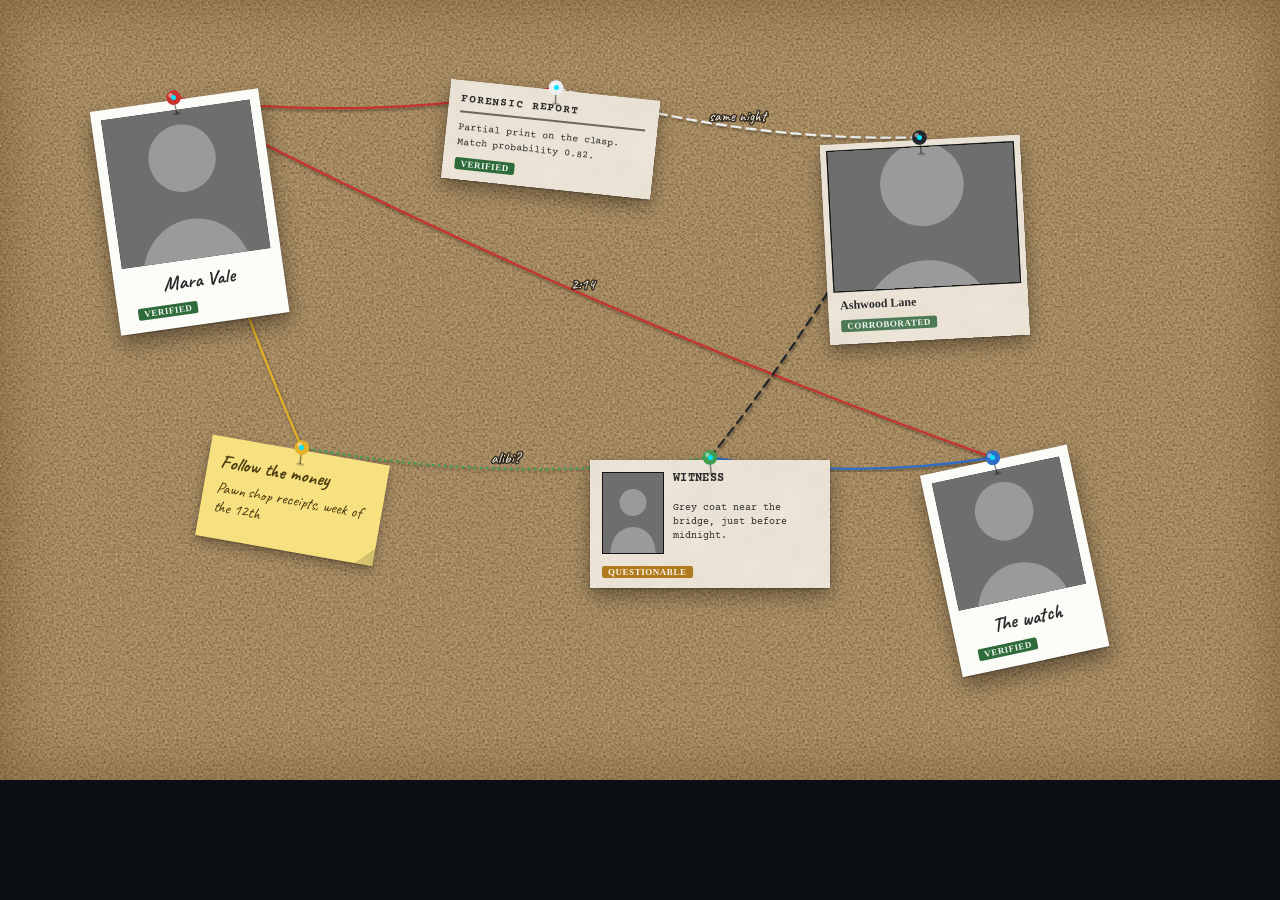
<file: tools/preview/strings.html>
<!doctype html>
<html lang="en">
<head>
  <meta charset="utf-8">
  <title>Sargas - Investigation Board — strings</title>
  <link rel="stylesheet" href="/styles/fonts.css">
  <link rel="stylesheet" href="/styles/investigation-board.css">
  <link rel="stylesheet" href="/styles/clue-cards.css">
  <link rel="stylesheet" href="/styles/strings.css">
  <style>
    html, body { margin: 0; background: #0b0f13; }
    .stage {
      box-sizing: border-box; min-height: 780px; padding: 30px;
      background-color: #c08f52; background-image: url("/assets/textures/cork.svg");
      background-size: 320px; box-shadow: inset 0 0 60px rgb(80 45 10 / 40%);
    }
    .investigation-board-app .ib-board-world { position: relative; inset: auto; height: 720px; }
    .investigation-board-app .ib-clue-layer { position: absolute; inset: 0; }
    .investigation-board-app .ib-string-layer { position: absolute; inset: 0; width: 100%; height: 100%; }
    /* Debug marker drawn at each computed anchor, to confirm it lands on the pin head. */
    .anchor-probe { position: absolute; width: 5px; height: 5px; margin: -2.5px 0 0 -2.5px;
                    background: #00e5ff; border-radius: 50%; z-index: 99; pointer-events: none; }
  </style>
</head>
<body>
  <div class="investigation-board-app investigation-board">
    <div class="stage">
      <div class="ib-board-world">
        <svg class="ib-string-layer" xmlns="http://www.w3.org/2000/svg"></svg>
        <div class="ib-clue-layer" id="layer"></div>
      </div>
    </div>
  </div>

  <script type="module">
    import {createClueElement} from "/scripts/board/clue-element.mjs";
    import StringLayer, {pinAnchor} from "/scripts/board/string-layer.mjs";

    window.game = {i18n: {localize: k => ({
      "INVESTIGATION_BOARD.CATEGORY.Person": "Person of Interest",
      "INVESTIGATION_BOARD.CATEGORY.Physical": "Physical Evidence",
      "INVESTIGATION_BOARD.CATEGORY.Document": "Document",
      "INVESTIGATION_BOARD.CATEGORY.Location": "Location",
      "INVESTIGATION_BOARD.CATEGORY.Lead": "Lead",
      "INVESTIGATION_BOARD.CATEGORY.Other": "Other",
      "INVESTIGATION_BOARD.RELIABILITY.Verified": "Verified",
      "INVESTIGATION_BOARD.RELIABILITY.Unverified": "Unverified",
      "INVESTIGATION_BOARD.RELIABILITY.Corroborated": "Corroborated",
      "INVESTIGATION_BOARD.RELIABILITY.Questionable": "Questionable"
    })[k] ?? k}};

    const TEMPLATES = {
      polaroid: {hasImage: true, hasBody: false}, mugshot: {hasImage: true, hasBody: true},
      profile: {hasImage: true, hasBody: true}, document: {hasImage: false, hasBody: true},
      letter: {hasImage: false, hasBody: true}, sticky: {hasImage: false, hasBody: true},
      map: {hasImage: true, hasBody: false}
    };
    const portrait = `data:image/svg+xml,${encodeURIComponent(
      `<svg xmlns="http://www.w3.org/2000/svg" width="240" height="320"><rect width="240" height="320" fill="#6e6e6e"/><circle cx="120" cy="118" r="54" fill="#9a9a9a"/><path d="M30 320c0-62 40-104 90-104s90 42 90 104z" fill="#9a9a9a"/></svg>`)}`;

    const page = (id, name, system) => ({
      id, name,
      system: {
        template: "document", image: null, body: "", pinColor: "red", redacted: false,
        category: "other", reliability: "unverified", x: 0, y: 0, rotation: 0, width: 200,
        z: 0, linkedUuid: null, ...system,
        get templateConfig() { return TEMPLATES[this.template]; }
      }
    });

    // Deliberately varied rotations, so a wrong anchor rotation shows up immediately.
    const CLUES = [
      page("a", "Mara Vale", {template: "polaroid", image: portrait, pinColor: "red",
        category: "person", reliability: "verified", x: 60, y: 70, rotation: -8, width: 170}),
      page("b", "Forensic Report", {template: "document", pinColor: "white", category: "document",
        reliability: "verified", x: 420, y: 60, rotation: 6, width: 210,
        body: "<p>Partial print on the clasp. Match probability 0.82.</p>"}),
      page("c", "Ashwood Lane", {template: "map", image: portrait, pinColor: "black",
        category: "location", reliability: "corroborated", x: 790, y: 110, rotation: -3, width: 200}),
      page("d", "Follow the money", {template: "sticky", pinColor: "yellow", category: "lead",
        reliability: "unverified", x: 180, y: 420, rotation: 10, width: 180,
        body: "<p>Pawn shop receipts, week of the 12th</p>"}),
      page("e", "Witness", {template: "profile", image: portrait, pinColor: "green",
        category: "person", reliability: "questionable", x: 560, y: 430, rotation: 0, width: 240,
        body: "<p>Grey coat near the bridge, just before midnight.</p>"}),
      page("f", "The watch", {template: "polaroid", image: portrait, pinColor: "blue",
        category: "physical", reliability: "verified", x: 890, y: 430, rotation: -12, width: 150})
    ];

    const CONNECTIONS = [
      {id: "s1", from: "a", to: "b", color: "red", style: "solid", label: ""},
      {id: "s2", from: "b", to: "c", color: "white", style: "dashed", label: "same night"},
      {id: "s3", from: "a", to: "d", color: "yellow", style: "solid", label: ""},
      {id: "s4", from: "d", to: "e", color: "green", style: "dotted", label: "alibi?"},
      {id: "s5", from: "e", to: "f", color: "blue", style: "solid", label: ""},
      {id: "s6", from: "a", to: "f", color: "red", style: "solid", label: "2:14"},
      {id: "s7", from: "c", to: "e", color: "black", style: "dashed", label: ""}
    ];

    const layer = document.getElementById("layer");
    const byId = new Map();
    for ( const p of CLUES ) {
      layer.append(createClueElement(p, p.system.body));
      byId.set(p.id, p.system);
    }

    const strings = new StringLayer(document.querySelector(".ib-string-layer"));
    const drawAll = () => {
      for ( const c of CONNECTIONS ) {
        strings.draw(c.id, pinAnchor(byId.get(c.from)), pinAnchor(byId.get(c.to)),
          {color: c.color, style: c.style, label: c.label});
      }
    };
    drawAll();

    // Drop a probe dot at every computed anchor so a mis-placed attachment is obvious.
    for ( const p of CLUES ) {
      const a = pinAnchor(p.system);
      const dot = document.createElement("div");
      dot.className = "anchor-probe";
      dot.style.left = `${a.x}px`;
      dot.style.top = `${a.y}px`;
      layer.append(dot);
    }

    Object.assign(window, {strings, byId, CONNECTIONS, CLUES, pinAnchor, drawAll});

    const {runStringLayerTests} = await import("/tools/preview/string-layer.spec.mjs");
    window.runStringLayerTests = () => runStringLayerTests({
      layer: strings, clues: byId, connections: CONNECTIONS, redraw: drawAll
    });
  </script>
</body>
</html>
</file>
<file: styles/fonts.css>
/* =========================================================================
   Fonts bundled with Sargas - Investigation Board.
   Caveat and Courier Prime, both SIL Open Font License 1.1 — see CREDITS.md.
   Generated from the Google Fonts CSS; latin and latin-ext subsets only.
   ========================================================================= */

@font-face {
  font-family: "Caveat";
  font-style: normal;
  font-weight: 400;
  font-display: swap;
  src: url("../assets/fonts/caveat-latin-ext.woff2") format("woff2");
  unicode-range: U+0100-02BA, U+02BD-02C5, U+02C7-02CC, U+02CE-02D7, U+02DD-02FF, U+0304, U+0308, U+0329, U+1D00-1DBF, U+1E00-1E9F, U+1EF2-1EFF, U+2020, U+20A0-20AB, U+20AD-20C0, U+2113, U+2C60-2C7F, U+A720-A7FF;
}

@font-face {
  font-family: "Caveat";
  font-style: normal;
  font-weight: 400;
  font-display: swap;
  src: url("../assets/fonts/caveat-latin.woff2") format("woff2");
  unicode-range: U+0000-00FF, U+0131, U+0152-0153, U+02BB-02BC, U+02C6, U+02DA, U+02DC, U+0304, U+0308, U+0329, U+2000-206F, U+20AC, U+2122, U+2191, U+2193, U+2212, U+2215, U+FEFF, U+FFFD;
}

@font-face {
  font-family: "Caveat";
  font-style: normal;
  font-weight: 700;
  font-display: swap;
  src: url("../assets/fonts/caveat-latin-ext.woff2") format("woff2");
  unicode-range: U+0100-02BA, U+02BD-02C5, U+02C7-02CC, U+02CE-02D7, U+02DD-02FF, U+0304, U+0308, U+0329, U+1D00-1DBF, U+1E00-1E9F, U+1EF2-1EFF, U+2020, U+20A0-20AB, U+20AD-20C0, U+2113, U+2C60-2C7F, U+A720-A7FF;
}

@font-face {
  font-family: "Caveat";
  font-style: normal;
  font-weight: 700;
  font-display: swap;
  src: url("../assets/fonts/caveat-latin.woff2") format("woff2");
  unicode-range: U+0000-00FF, U+0131, U+0152-0153, U+02BB-02BC, U+02C6, U+02DA, U+02DC, U+0304, U+0308, U+0329, U+2000-206F, U+20AC, U+2122, U+2191, U+2193, U+2212, U+2215, U+FEFF, U+FFFD;
}

@font-face {
  font-family: "Courier Prime";
  font-style: italic;
  font-weight: 400;
  font-display: swap;
  src: url("../assets/fonts/courier-prime-400-italic-latin-ext.woff2") format("woff2");
  unicode-range: U+0100-02BA, U+02BD-02C5, U+02C7-02CC, U+02CE-02D7, U+02DD-02FF, U+0304, U+0308, U+0329, U+1D00-1DBF, U+1E00-1E9F, U+1EF2-1EFF, U+2020, U+20A0-20AB, U+20AD-20C0, U+2113, U+2C60-2C7F, U+A720-A7FF;
}

@font-face {
  font-family: "Courier Prime";
  font-style: italic;
  font-weight: 400;
  font-display: swap;
  src: url("../assets/fonts/courier-prime-400-italic-latin.woff2") format("woff2");
  unicode-range: U+0000-00FF, U+0131, U+0152-0153, U+02BB-02BC, U+02C6, U+02DA, U+02DC, U+0304, U+0308, U+0329, U+2000-206F, U+20AC, U+2122, U+2191, U+2193, U+2212, U+2215, U+FEFF, U+FFFD;
}

@font-face {
  font-family: "Courier Prime";
  font-style: normal;
  font-weight: 400;
  font-display: swap;
  src: url("../assets/fonts/courier-prime-400-latin-ext.woff2") format("woff2");
  unicode-range: U+0100-02BA, U+02BD-02C5, U+02C7-02CC, U+02CE-02D7, U+02DD-02FF, U+0304, U+0308, U+0329, U+1D00-1DBF, U+1E00-1E9F, U+1EF2-1EFF, U+2020, U+20A0-20AB, U+20AD-20C0, U+2113, U+2C60-2C7F, U+A720-A7FF;
}

@font-face {
  font-family: "Courier Prime";
  font-style: normal;
  font-weight: 400;
  font-display: swap;
  src: url("../assets/fonts/courier-prime-400-latin.woff2") format("woff2");
  unicode-range: U+0000-00FF, U+0131, U+0152-0153, U+02BB-02BC, U+02C6, U+02DA, U+02DC, U+0304, U+0308, U+0329, U+2000-206F, U+20AC, U+2122, U+2191, U+2193, U+2212, U+2215, U+FEFF, U+FFFD;
}

@font-face {
  font-family: "Courier Prime";
  font-style: normal;
  font-weight: 700;
  font-display: swap;
  src: url("../assets/fonts/courier-prime-700-latin-ext.woff2") format("woff2");
  unicode-range: U+0100-02BA, U+02BD-02C5, U+02C7-02CC, U+02CE-02D7, U+02DD-02FF, U+0304, U+0308, U+0329, U+1D00-1DBF, U+1E00-1E9F, U+1EF2-1EFF, U+2020, U+20A0-20AB, U+20AD-20C0, U+2113, U+2C60-2C7F, U+A720-A7FF;
}

@font-face {
  font-family: "Courier Prime";
  font-style: normal;
  font-weight: 700;
  font-display: swap;
  src: url("../assets/fonts/courier-prime-700-latin.woff2") format("woff2");
  unicode-range: U+0000-00FF, U+0131, U+0152-0153, U+02BB-02BC, U+02C6, U+02DA, U+02DC, U+0304, U+0308, U+0329, U+2000-206F, U+20AC, U+2122, U+2191, U+2193, U+2212, U+2215, U+FEFF, U+FFFD;
}
</file>
<file: styles/investigation-board.css>
/* =========================================================================
   Sargas - Investigation Board
   Milestone 1: window chrome and layout shell.
   Corkboard textures, card templates and string styling land in milestone 2.
   ========================================================================= */

.investigation-board-app {
  --ib-bg: #12171c;
  --ib-panel: #232a31;
  --ib-panel-raised: #2b333b;
  --ib-border: #39424c;
  --ib-text: #e6eaee;
  --ib-text-muted: #8c98a4;
  --ib-accent: #f0b429;
  --ib-active: #4ade80;

  /* Corkboard placeholders — replaced by real textures in #9/#10. */
  --ib-frame: #6b4423;
  --ib-frame-light: #8b5a2b;
  --ib-cork: #c89a5b;
  --ib-cork-dark: #a87d45;

  --ib-radius: 8px;
  --ib-gap: 12px;
}

/* --- Window chrome ------------------------------------------------------- */

.investigation-board-app .window-content.investigation-board-content {
  padding: var(--ib-gap);
  background: var(--ib-bg);
  color: var(--ib-text);
  font-family: var(--font-sans, system-ui, sans-serif);
  overflow: hidden;

  /* The board and toolbar share the "board" cell so the toolbar floats over the cork. */
  display: grid;
  grid-template-areas:
    "sidebar header inspector"
    "sidebar board  inspector";
  grid-template-columns: 260px minmax(320px, 1fr) 250px;
  grid-template-rows: auto minmax(0, 1fr);
  gap: var(--ib-gap);
}

/* The three-column layout needs room; below this the panels start eating the board. */
.investigation-board-app {
  min-width: 980px;
  min-height: 560px;
}

.investigation-board-app.maximized {
  border-radius: 0;
}

/* --- Shared panel styling ------------------------------------------------ */

.investigation-board-app .ib-sidebar,
.investigation-board-app .ib-header,
.investigation-board-app .ib-inspector {
  background: var(--ib-panel);
  border: 1px solid var(--ib-border);
  border-radius: var(--ib-radius);
}

.investigation-board-app .ib-panel-label,
.investigation-board-app .ib-case-list-label {
  margin: 0 0 10px;
  font-size: 11px;
  font-weight: 600;
  letter-spacing: 0.08em;
  text-transform: uppercase;
  color: var(--ib-text-muted);
  border: none;
}

.investigation-board-app .ib-empty {
  margin: 0;
  padding: 8px 0;
  font-size: 12px;
  font-style: italic;
  color: var(--ib-text-muted);
}

/* --- Sidebar ------------------------------------------------------------- */

.investigation-board-app [data-application-part="sidebar"] {
  grid-area: sidebar;
  display: flex;
  flex-direction: column;
  min-height: 0;
  overflow: hidden;
}

.investigation-board-app .ib-sidebar-header {
  display: flex;
  align-items: center;
  gap: 8px;
  padding: 14px 16px;
  border-bottom: 1px solid var(--ib-border);
  font-size: 14px;
  font-weight: 600;
  letter-spacing: 0.06em;
  text-transform: uppercase;
}

.investigation-board-app .ib-sidebar-caret {
  margin-left: auto;
  color: var(--ib-text-muted);
}

.investigation-board-app .ib-case-list {
  flex: 1;
  min-height: 0;
  overflow-y: auto;
  padding: 14px 12px;
}

.investigation-board-app .ib-group-by {
  width: auto;
  max-width: 96px;
  height: 22px;
  margin-left: auto;
  padding: 0 4px;
  border: 1px solid var(--ib-border);
  border-radius: 4px;
  background: var(--ib-panel-raised);
  color: var(--ib-text-muted);
  font-size: 10px;
  text-transform: none;
  letter-spacing: 0;
}

.investigation-board-app .ib-case-row {
  display: flex;
  align-items: center;
  margin-bottom: 2px;
  border-radius: 6px;
}

.investigation-board-app .ib-case-row:hover {
  background: var(--ib-panel-raised);
}

.investigation-board-app .ib-case-row.active {
  background: var(--ib-panel-raised);
  box-shadow: inset 0 0 0 1px var(--ib-border);
}

/* A closed case is still listed, but should not compete with the live ones. */
.investigation-board-app .ib-case-row.archived .ib-case-name {
  color: var(--ib-text-muted);
  text-decoration: line-through;
  text-decoration-color: rgb(140 152 164 / 55%);
}

.investigation-board-app .ib-case-open {
  display: flex;
  align-items: center;
  gap: 8px;
  flex: 1;
  min-width: 0;
  padding: 9px 10px;
  border: none;
  border-radius: 6px;
  background: transparent;
  color: var(--ib-text);
  font-size: 13px;
  text-align: left;
  cursor: pointer;
}

.investigation-board-app .ib-case-name {
  flex: 1;
  min-width: 0;
  white-space: nowrap;
  overflow: hidden;
  text-overflow: ellipsis;
}

/* Status shows as a dot, so the name keeps the width. */
.investigation-board-app .ib-case-dot {
  width: 7px;
  height: 7px;
  flex: 0 0 auto;
  border-radius: 50%;
  background: var(--ib-text-muted);
}

.investigation-board-app .ib-case-dot[data-status="active"] { background: var(--ib-active); }
.investigation-board-app .ib-case-dot[data-status="hold"] { background: var(--ib-accent); }
.investigation-board-app .ib-case-dot[data-status="cold"] { background: #6fb3d6; }
.investigation-board-app .ib-case-dot[data-status="solved"] { background: #b39ddb; }

.investigation-board-app .ib-case-tag {
  flex: 0 0 auto;
  max-width: 82px;
  padding: 1px 5px;
  border-radius: 2px;
  background: rgb(255 255 255 / 7%);
  color: var(--ib-text-muted);
  font-size: 9px;
  white-space: nowrap;
  overflow: hidden;
  text-overflow: ellipsis;
}

.investigation-board-app .ib-case-cog {
  width: 24px;
  height: 24px;
  margin-right: 6px;
  flex: 0 0 auto;
  border: none;
  border-radius: 4px;
  background: transparent;
  color: var(--ib-text-muted);
  cursor: pointer;
  opacity: 0;
}

.investigation-board-app .ib-case-row:hover .ib-case-cog,
.investigation-board-app .ib-case-row.active .ib-case-cog {
  opacity: 1;
}

.investigation-board-app .ib-case-cog:hover {
  color: var(--ib-text);
  background: rgb(255 255 255 / 8%);
}

/* Destructive controls only colour themselves on hover, so a row of them is not alarming. */
.investigation-board-app .ib-case-cog.ib-danger:hover,
.investigation-board-app .ib-icon-button.ib-danger:hover {
  border-color: #8d2f2c;
  background: #8d2f2c;
  color: #fff;
}

/* --- Sidebar footer ------------------------------------------------------ */

.investigation-board-app .ib-sidebar-footer {
  padding: 10px 12px;
  border-top: 1px solid var(--ib-border);
}

.investigation-board-app .ib-new-case {
  display: flex;
  align-items: center;
  justify-content: center;
  gap: 7px;
  width: 100%;
  padding: 8px;
  /* Core sizes every <button> to a single line (2em); this one asks for more. */
  height: auto;
  border: 1px dashed var(--ib-border);
  border-radius: 6px;
  background: transparent;
  color: var(--ib-text-muted);
  font-size: 12px;
  cursor: pointer;
}

.investigation-board-app .ib-new-case:hover {
  border-style: solid;
  border-color: var(--ib-accent);
  color: var(--ib-text);
}

.investigation-board-app .ib-header-actions {
  display: flex;
  gap: 6px;
  flex: 0 0 auto;
}

/* --- Header -------------------------------------------------------------- */

.investigation-board-app [data-application-part="header"] {
  grid-area: header;
  display: flex;
  align-items: center;
  gap: 20px;
  padding: 12px 18px;
}

/* The case name keeps its room as the window narrows; the progress bar gives way first. */
.investigation-board-app .ib-header-titles {
  min-width: 0;
  flex: 1 1 auto;
}

.investigation-board-app .ib-case-title {
  margin: 0;
  border: none;
  font-size: 22px;
  font-weight: 700;
  letter-spacing: 0.04em;
  text-transform: uppercase;
  color: var(--ib-text);
  white-space: nowrap;
  overflow: hidden;
  text-overflow: ellipsis;
}

.investigation-board-app .ib-case-status {
  margin: 2px 0 0;
  font-size: 11px;
  letter-spacing: 0.06em;
  text-transform: uppercase;
  color: var(--ib-text-muted);
}

.investigation-board-app .ib-status-value {
  font-weight: 600;
  color: var(--ib-text);
}

.investigation-board-app .ib-status-value[data-status="active"] { color: var(--ib-active); }
.investigation-board-app .ib-status-value[data-status="hold"] { color: var(--ib-accent); }
.investigation-board-app .ib-status-value[data-status="cold"] { color: #6fb3d6; }
.investigation-board-app .ib-status-value[data-status="solved"] { color: #b39ddb; }

.investigation-board-app .ib-case-classification {
  margin-left: 8px;
  padding: 1px 6px;
  border-radius: 2px;
  background: var(--ib-panel-raised);
  color: var(--ib-text-muted);
  font-size: 10px;
}

.investigation-board-app .ib-progress {
  display: flex;
  align-items: center;
  gap: 10px;
  margin-left: auto;
  flex: 0 1 auto;
  min-width: 0;
}

.investigation-board-app .ib-progress-track {
  width: clamp(90px, 18vw, 240px);
  height: 6px;
  border-radius: 3px;
  background: var(--ib-panel-raised);
  overflow: hidden;
}

.investigation-board-app .ib-progress-fill {
  height: 100%;
  border-radius: 3px;
  background: var(--ib-accent);
  transition: width 150ms ease;
}

.investigation-board-app .ib-progress-value {
  min-width: 34px;
  font-size: 13px;
  font-weight: 600;
  text-align: right;
  color: var(--ib-text);
}

/* The owner's progress control: a real range input, styled as the same bar. */
.investigation-board-app .ib-progress-input {
  appearance: none;
  width: clamp(90px, 18vw, 240px);
  height: 6px;
  margin: 0;
  padding: 0;
  border: none;
  border-radius: 3px;
  background: linear-gradient(
    to right,
    var(--ib-accent) 0 var(--ib-progress, 0%),
    var(--ib-panel-raised) var(--ib-progress, 0%) 100%
  );
  cursor: pointer;
}

.investigation-board-app .ib-progress-input::-webkit-slider-thumb {
  appearance: none;
  width: 13px;
  height: 13px;
  border: 2px solid #12171c;
  border-radius: 50%;
  background: var(--ib-accent);
  cursor: grab;
}

.investigation-board-app .ib-progress-input:active::-webkit-slider-thumb {
  cursor: grabbing;
}

.investigation-board-app .ib-progress-input:focus-visible {
  outline: 2px solid var(--ib-accent);
  outline-offset: 3px;
}

.investigation-board-app .ib-icon-button {
  display: grid;
  place-items: center;
  width: 36px;
  height: 36px;
  flex: 0 0 auto;
  border: 1px solid var(--ib-border);
  border-radius: 50%;
  background: var(--ib-panel-raised);
  color: var(--ib-text-muted);
  cursor: pointer;
}

.investigation-board-app .ib-icon-button:hover {
  color: var(--ib-text);
}

/* --- Board --------------------------------------------------------------- */

.investigation-board-app [data-application-part="board"] {
  grid-area: board;
  position: relative;
  min-height: 0;
  padding: 14px;
  border-radius: var(--ib-radius);
  background-color: var(--ib-frame-light);
  background-image: url("../assets/textures/wood.svg");
  background-size: 300px;
  box-shadow:
    inset 0 0 0 1px rgb(255 255 255 / 8%),
    inset 0 -3px 8px rgb(0 0 0 / 35%),
    0 8px 24px rgb(0 0 0 / 45%);
}

.investigation-board-app .ib-board-viewport {
  position: relative;
  width: 100%;
  height: 100%;
  overflow: hidden;
  border-radius: 3px;
  background-color: var(--ib-cork);
  background-image: url("../assets/textures/cork.svg");
  background-size: 320px;
  /* Vignette so the cork recedes at the edges and cards read as lit from the front. */
  box-shadow:
    inset 0 0 50px rgb(80 45 10 / 40%),
    inset 0 2px 5px rgb(0 0 0 / 45%);
  cursor: grab;
  touch-action: none;
}

.investigation-board-app .ib-board-viewport.panning {
  cursor: grabbing;
}

/* The board takes focus so it can be panned and zoomed from the keyboard. */
.investigation-board-app .ib-board-viewport:focus-visible {
  outline: 2px solid var(--ib-accent);
  outline-offset: -2px;
}

/* Every control shows where focus is, whatever it sits on. */
.investigation-board-app button:focus-visible,
.investigation-board-app select:focus-visible,
.investigation-board-app input:focus-visible,
.investigation-board-app [tabindex]:focus-visible {
  outline: 2px solid var(--ib-accent);
  outline-offset: 2px;
}

/* Nothing should animate for someone who has asked it not to. */
@media (prefers-reduced-motion: reduce) {
  .investigation-board-app *,
  .investigation-board-app *::before,
  .investigation-board-app *::after {
    transition-duration: 0.01ms !important;
    animation-duration: 0.01ms !important;
  }
}

/* Something from the sidebar is hovering over the cork, ready to be pinned. */
.investigation-board-app .ib-board-viewport.drop-target {
  box-shadow:
    inset 0 0 0 3px var(--ib-accent),
    inset 0 0 50px rgb(80 45 10 / 40%),
    inset 0 2px 5px rgb(0 0 0 / 45%);
}

/* Pannable/zoomable surface, transformed as a whole by BoardView. */
.investigation-board-app .ib-board-world {
  position: absolute;
  inset: 0;
  transform-origin: 0 0;
  will-change: transform;
}

.investigation-board-app .ib-string-layer {
  position: absolute;
  inset: 0;
  width: 100%;
  height: 100%;
  overflow: visible;
  pointer-events: none;
}

/*
 * The layer spans the whole board, so it must stay transparent to pointer events — otherwise it
 * covers the strings underneath and nothing but a card could ever be clicked. The cards themselves
 * opt back in.
 */
.investigation-board-app .ib-clue-layer {
  position: absolute;
  inset: 0;
  pointer-events: none;
}

.investigation-board-app .ib-clue {
  pointer-events: auto;
}

.investigation-board-app .ib-board-placeholder {
  position: absolute;
  inset: 0;
  display: grid;
  place-content: center;
  justify-items: center;
  gap: 10px;
  color: rgb(0 0 0 / 40%);
  text-align: center;
  pointer-events: none;
}

.investigation-board-app .ib-board-placeholder i {
  font-size: 34px;
}

.investigation-board-app .ib-board-placeholder p {
  margin: 0;
  font-size: 14px;
  max-width: 28ch;
}

/* --- Toolbar ------------------------------------------------------------- */

.investigation-board-app [data-application-part="toolbar"] {
  grid-area: board;
  align-self: end;
  justify-self: center;
  z-index: 2;
  margin-bottom: 22px;

  display: flex;
  /* Eight tools are wider than the board column at the window's minimum size; wrapping keeps
     the bar over the cork rather than spilling under the inspector. */
  flex-wrap: wrap;
  justify-content: center;
  max-width: 100%;
  gap: 4px;
  padding: 8px;
  border: 1px solid var(--ib-border);
  border-radius: var(--ib-radius);
  background: rgb(35 42 49 / 96%);
  box-shadow: 0 6px 20px rgb(0 0 0 / 50%);
}

/* Core styles every <button> as a single-line control: a fixed `height: var(--button-size)`,
   which is 2em — 22px at this label size, shorter than the icon alone. A tool here is two lines,
   icon over label, so its height has to come from its own content. Without this the box that
   hovers, highlights and takes the click is a sliver in the middle of the text. */
.investigation-board-app .ib-tool {
  box-sizing: border-box;
  display: flex;
  flex-direction: column;
  align-items: center;
  justify-content: center;
  gap: 6px;
  width: 92px;
  height: auto;
  padding: 8px 6px;
  border: none;
  border-radius: 6px;
  background: transparent;
  color: var(--ib-text);
  font-size: 11px;
  line-height: 1.25;
  text-align: center;
  cursor: pointer;
  /* Core fades every button property over half a second, which on a toolbar reads as lag. */
  transition: background-color 120ms ease, color 120ms ease;
}

.investigation-board-app .ib-tool i {
  font-size: 17px;
}

.investigation-board-app .ib-tool:hover:not(:disabled) {
  background: var(--ib-panel-raised);
}

.investigation-board-app .ib-tool:disabled {
  opacity: 0.45;
  cursor: default;
}

/* Which tool is in use. Core rings a `button.active` with its focus outline and glow, which on a
   tool that is simply switched on reads as something having gone wrong; the raised panel and the
   accent colour are this toolbar's own way of saying it. */
.investigation-board-app .ib-tool.active {
  background: var(--ib-panel-raised);
  color: var(--ib-accent);
  outline: none;
  box-shadow: none;
}

/* Keyboard focus keeps a ring of its own — last, so it outranks the rule above on a tool that is
   both focused and in use. */
.investigation-board-app .ib-tool:focus-visible {
  outline: 2px solid var(--ib-accent);
  outline-offset: -2px;
}

/* --- Inspector ----------------------------------------------------------- */

.investigation-board-app [data-application-part="inspector"] {
  grid-area: inspector;
  min-height: 0;
  overflow-y: auto;
  padding: 14px;
}
</file>
<file: styles/clue-cards.css>
/* =========================================================================
   Clue cards — the seven paper templates pinned to the board.

   Every card shares one structure (pin, photo, title, body, meta) and the
   template only changes its dressing, so cards can be patched cheaply when a
   clue changes rather than rebuilt.
   ========================================================================= */

.investigation-board-app {
  --ib-pin-red: #c8322f;
  --ib-pin-blue: #2f6fc8;
  --ib-pin-yellow: #e3b127;
  --ib-pin-green: #3f9e52;
  --ib-pin-white: #eceff1;
  --ib-pin-black: #22262a;

  --ib-paper: #f3ece0;
  --ib-paper-warm: #efe4cf;
  --ib-paper-ink: #2b2b2b;
  --ib-sticky: #f6e07f;
}

/* --- Shared card shell --------------------------------------------------- */

/* The stored width is the card's real width, whatever the host page's box model is. */
.investigation-board-app .ib-clue,
.investigation-board-app .ib-clue *,
.investigation-board-app .ib-clue *::before,
.investigation-board-app .ib-clue *::after {
  box-sizing: border-box;
}

.investigation-board-app .ib-clue {
  position: absolute;
  left: var(--ib-x, 0);
  top: var(--ib-y, 0);
  width: var(--ib-w, 200px);
  transform: rotate(var(--ib-rot, 0deg));
  transform-origin: 50% 8px;

  margin: 0;
  color: var(--ib-paper-ink);
  background-color: var(--ib-paper);
  background-image: url("../assets/textures/paper.svg");
  background-size: 280px;
  box-shadow:
    0 1px 2px rgb(0 0 0 / 30%),
    0 8px 18px rgb(0 0 0 / 38%);
  cursor: grab;
  user-select: none;
}

.investigation-board-app .ib-clue:focus-visible {
  outline: 2px solid var(--ib-accent);
  outline-offset: 3px;
}

/* Lifted off the cork while being moved. */
.investigation-board-app .ib-clue.dragging {
  cursor: grabbing;
  box-shadow: 0 2px 4px rgb(0 0 0 / 35%), 0 20px 36px rgb(0 0 0 / 45%);
  /* A card in hand should not intercept hit-testing for what is underneath it. */
  pointer-events: none;
}

/* --- Held by someone else ------------------------------------------------ */

/* A card another player has hold of. Only an outline and a name, so their drag never moves
   anything of yours or disturbs the layout. */
.investigation-board-app .ib-clue.held {
  outline: 2px solid var(--ib-holder, #6fb3d6);
  outline-offset: 2px;
}

.investigation-board-app .ib-clue.held::before {
  content: attr(data-held-by);
  position: absolute;
  top: -20px;
  left: 50%;
  translate: -50% 0;
  z-index: 3;
  padding: 1px 6px;
  border-radius: 8px;
  background: var(--ib-holder, #6fb3d6);
  color: #10161b;
  font-family: var(--font-sans, system-ui, sans-serif);
  font-size: 9px;
  font-weight: 700;
  white-space: nowrap;
  pointer-events: none;
}

/* --- Editing text in place ---------------------------------------------- */

.investigation-board-app .ib-clue [contenteditable="true"] {
  cursor: text;
  outline: none;
}

.investigation-board-app .ib-clue .editing {
  /* The writing surface is marked out without shifting the text, so nothing reflows on focus. */
  box-shadow: inset 0 0 0 1px rgb(0 0 0 / 22%);
  background: rgb(255 255 255 / 28%);
  border-radius: 2px;
  min-height: 1.2em;
  min-width: 40px;
}

/* A card being typed into must not also be draggable. */
.investigation-board-app .ib-clue:has(.editing) {
  cursor: default;
}

.investigation-board-app .ib-clue.selected {
  outline: 2px solid var(--ib-accent);
  outline-offset: 2px;
}

.investigation-board-app .ib-clue-inner {
  padding: 12px 12px 10px;
}

/* --- Pushpin ------------------------------------------------------------- */

.investigation-board-app .ib-pin {
  position: absolute;
  top: -11px;
  left: 50%;
  width: 22px;
  height: 28px;
  translate: -50% 0;
  z-index: 2;
  pointer-events: none;
  overflow: visible;
}

.investigation-board-app .ib-pin-head { fill: var(--ib-pin, var(--ib-pin-red)); }
.investigation-board-app .ib-pin-gloss { fill: rgb(255 255 255 / 45%); }
.investigation-board-app .ib-pin-needle { stroke: rgb(0 0 0 / 45%); stroke-width: 1.6; }
.investigation-board-app .ib-pin-shadow { fill: rgb(0 0 0 / 22%); }

/* --- Shared pieces ------------------------------------------------------- */

.investigation-board-app .ib-clue-photo {
  margin: 0 0 8px;
  overflow: hidden;
  background: #1b1b1b;
}

.investigation-board-app .ib-clue-photo img {
  display: block;
  width: 100%;
  aspect-ratio: 4 / 3;
  object-fit: cover;
}

.investigation-board-app .ib-clue-title {
  margin: 0;
  border: none;
  font-size: 14px;
  font-weight: 700;
  line-height: 1.2;
  color: inherit;
}

.investigation-board-app .ib-clue-body {
  margin-top: 5px;
  font-size: 11.5px;
  line-height: 1.4;
}

.investigation-board-app .ib-clue-body p { margin: 0 0 5px; }
.investigation-board-app .ib-clue-body :last-child { margin-bottom: 0; }

.investigation-board-app .ib-clue-meta {
  display: flex;
  align-items: center;
  gap: 6px;
  row-gap: 3px;
  margin-top: 8px;
  /* The byline drops to its own line rather than being squeezed — see .ib-clue-author. */
  flex-wrap: wrap;
}

.investigation-board-app .ib-badge {
  padding: 1px 6px;
  border-radius: 2px;
  font-size: 9px;
  font-weight: 700;
  letter-spacing: 0.06em;
  text-transform: uppercase;
  background: rgb(0 0 0 / 10%);
  color: rgb(0 0 0 / 65%);
}

.investigation-board-app .ib-badge[data-reliability="verified"] { background: #2f6b3a; color: #f0f6f1; }
.investigation-board-app .ib-badge[data-reliability="corroborated"] { background: #4d7a55; color: #f0f6f1; }
.investigation-board-app .ib-badge[data-reliability="questionable"] { background: #b07a1f; color: #fdf6e6; }
.investigation-board-app .ib-badge[data-reliability="debunked"] { background: #8d2f2c; color: #fbeceb; }

/* Who pinned it — the character, so a board can be traced back at a glance.
   Takes the space between the badge and the link marker, or its own line when that space is too
   tight, rather than a fixed cap: the name is the whole point of the stamp and a hard truncation
   makes it useless. */
.investigation-board-app .ib-clue-author {
  flex: 1 1 auto;
  /*
   * A floor rather than the usual 0, so that when the badge leaves too little room the byline
   * wraps to its own line and gets the whole card instead of being ellipsised down to a syllable.
   * Capped at the row width so the narrowest card we allow (90px) can still fall below it without
   * the name spilling over the edge.
   */
  min-width: min(80px, 100%);
  padding-left: 9px;
  position: relative;
  font-size: 8.5px;
  font-weight: 600;
  letter-spacing: 0.02em;
  color: rgb(0 0 0 / 50%);
  white-space: nowrap;
  overflow: hidden;
  text-overflow: ellipsis;
}

.investigation-board-app .ib-clue-author::before {
  content: "";
  position: absolute;
  left: 2px;
  top: 50%;
  width: 5px;
  height: 5px;
  margin-top: -2.5px;
  border-radius: 50%;
  background: var(--ib-author, rgb(0 0 0 / 35%));
}

/*
 * A lead is the narrowest card we make — 180px, and the sticky template spends 26px of that on
 * padding — so the meta row cannot hold both a badge and a name. The badge loses: "UNVERIFIED" is
 * the state every lead starts in and says nothing the yellow note hasn't already said, whereas the
 * byline is the whole point of the stamp and was being cut to about a dozen characters.
 *
 * Keyed on the lead's reliability rather than its template, so the moment someone marks a lead
 * corroborated or debunked the badge comes back — that is a fact about the case, and worth the room.
 */
.investigation-board-app .ib-clue[data-category="lead"][data-reliability="unverified"] .ib-badge {
  display: none;
}

/* Clickable: opens whatever document the clue was made from. */
.investigation-board-app .ib-clue-link {
  margin-left: auto;
  flex: 0 0 auto;
  padding: 2px;
  font-size: 10px;
  color: rgb(0 0 0 / 45%);
  cursor: pointer;
}

.investigation-board-app .ib-clue-link:hover {
  color: rgb(0 0 0 / 80%);
}

/* Redaction: black bars struck through the text, as on a released case file. */
.investigation-board-app .ib-clue.redacted .ib-clue-body {
  position: relative;
}

.investigation-board-app .ib-clue.redacted .ib-clue-body::after {
  content: "";
  position: absolute;
  inset: 0;
  background:
    linear-gradient(#151515 0 0) 0 12% / 84% 9px no-repeat,
    linear-gradient(#151515 0 0) 0 38% / 62% 9px no-repeat,
    linear-gradient(#151515 0 0) 0 64% / 91% 9px no-repeat,
    linear-gradient(#151515 0 0) 0 90% / 47% 9px no-repeat;
}

/* =========================================================================
   Templates
   ========================================================================= */

/* --- Polaroid: thick white frame, deep bottom lip, handwritten caption ---- */

.investigation-board-app .ib-clue[data-template="polaroid"] {
  background-color: #fbfbf8;
  background-image: none;
  padding: 10px 10px 0;
  box-shadow: 0 1px 2px rgb(0 0 0 / 30%), 0 10px 20px rgb(0 0 0 / 40%);
}

.investigation-board-app .ib-clue[data-template="polaroid"] .ib-clue-inner {
  padding: 0 0 12px;
}

.investigation-board-app .ib-clue[data-template="polaroid"] .ib-clue-photo {
  margin-bottom: 10px;
}

.investigation-board-app .ib-clue[data-template="polaroid"] .ib-clue-photo img {
  aspect-ratio: 1 / 1;
}

.investigation-board-app .ib-clue[data-template="polaroid"] .ib-clue-title {
  font-family: "Caveat", cursive;
  font-size: 20px;
  font-weight: 700;
  text-align: center;
}

.investigation-board-app .ib-clue[data-template="polaroid"] .ib-clue-meta {
  padding: 0 10px;
}

/* --- Mugshot: booking photo, height chart, name plate -------------------- */

.investigation-board-app .ib-clue[data-template="mugshot"] {
  background-color: #e9e4d8;
}

.investigation-board-app .ib-clue[data-template="mugshot"] .ib-clue-photo {
  position: relative;
  border: 1px solid rgb(0 0 0 / 30%);
}

/* The height scale behind the subject. */
.investigation-board-app .ib-clue[data-template="mugshot"] .ib-clue-photo::before {
  content: "";
  position: absolute;
  inset: 0;
  z-index: 1;
  background-image: repeating-linear-gradient(
    to bottom,
    rgb(255 255 255 / 22%) 0 1px,
    transparent 1px 16px
  );
  pointer-events: none;
}

.investigation-board-app .ib-clue[data-template="mugshot"] .ib-clue-photo img {
  aspect-ratio: 3 / 4;
  filter: grayscale(1) contrast(1.15);
}

.investigation-board-app .ib-clue[data-template="mugshot"] .ib-clue-title {
  font-family: "Courier Prime", monospace;
  font-size: 13px;
  letter-spacing: 0.04em;
  text-transform: uppercase;
  text-align: center;
  padding: 4px 0 2px;
  border-top: 1px solid rgb(0 0 0 / 25%);
}

/* --- Profile: portrait beside typed particulars -------------------------- */

.investigation-board-app .ib-clue[data-template="profile"] .ib-clue-inner {
  display: grid;
  grid-template-columns: 62px minmax(0, 1fr);
  grid-template-areas:
    "photo title"
    "photo body"
    "meta  meta";
  gap: 4px 9px;
}

.investigation-board-app .ib-clue[data-template="profile"] .ib-clue-photo {
  grid-area: photo;
  margin: 0;
  border: 1px solid rgb(0 0 0 / 25%);
}

.investigation-board-app .ib-clue[data-template="profile"] .ib-clue-photo img {
  aspect-ratio: 3 / 4;
  filter: grayscale(0.7);
}

.investigation-board-app .ib-clue[data-template="profile"] .ib-clue-title {
  grid-area: title;
  font-family: "Courier Prime", monospace;
  font-size: 12px;
  text-transform: uppercase;
  letter-spacing: 0.03em;
}

.investigation-board-app .ib-clue[data-template="profile"] .ib-clue-body {
  grid-area: body;
  margin-top: 0;
  font-family: "Courier Prime", monospace;
  font-size: 10px;
}

.investigation-board-app .ib-clue[data-template="profile"] .ib-clue-meta {
  grid-area: meta;
}

/* --- Document: typed report on office paper ------------------------------ */

.investigation-board-app .ib-clue[data-template="document"] {
  background-color: #f7f4ec;
}

.investigation-board-app .ib-clue[data-template="document"] .ib-clue-title {
  font-family: "Courier Prime", monospace;
  font-size: 11px;
  letter-spacing: 0.08em;
  text-transform: uppercase;
  padding-bottom: 5px;
  border-bottom: 2px solid rgb(0 0 0 / 55%);
}

.investigation-board-app .ib-clue[data-template="document"] .ib-clue-body {
  margin-top: 7px;
  font-family: "Courier Prime", monospace;
  font-size: 10px;
  line-height: 1.5;
}

/* --- Letter: handwritten on warm stock, ragged right --------------------- */

.investigation-board-app .ib-clue[data-template="letter"] {
  background-color: var(--ib-paper-warm);
}

.investigation-board-app .ib-clue[data-template="letter"] .ib-clue-inner {
  padding: 14px 14px 12px;
}

.investigation-board-app .ib-clue[data-template="letter"] .ib-clue-title {
  font-family: "Caveat", cursive;
  font-size: 19px;
}

.investigation-board-app .ib-clue[data-template="letter"] .ib-clue-body {
  font-family: "Caveat", cursive;
  font-size: 16px;
  line-height: 1.25;
  color: #23324d;
}

/* --- Sticky note: square, no photo, sits flat with a curled corner -------- */

.investigation-board-app .ib-clue[data-template="sticky"] {
  background-color: var(--ib-sticky);
  background-image: none;
  box-shadow: 0 1px 2px rgb(0 0 0 / 25%), 0 6px 12px rgb(0 0 0 / 30%);
}

.investigation-board-app .ib-clue[data-template="sticky"] .ib-clue-inner {
  padding: 14px 13px;
  min-height: 96px;
}

.investigation-board-app .ib-clue[data-template="sticky"] .ib-clue-title,
.investigation-board-app .ib-clue[data-template="sticky"] .ib-clue-body {
  font-family: "Caveat", cursive;
  color: #4a3c10;
}

.investigation-board-app .ib-clue[data-template="sticky"] .ib-clue-title { font-size: 19px; }
.investigation-board-app .ib-clue[data-template="sticky"] .ib-clue-body { font-size: 16px; line-height: 1.2; }

.investigation-board-app .ib-clue[data-template="sticky"] .ib-badge {
  background: rgb(0 0 0 / 12%);
  color: rgb(0 0 0 / 55%);
}

/* The lifted corner. */
.investigation-board-app .ib-clue[data-template="sticky"]::after {
  content: "";
  position: absolute;
  right: 0;
  bottom: 0;
  width: 18px;
  height: 18px;
  background: linear-gradient(135deg, transparent 50%, rgb(0 0 0 / 14%) 50%);
}

/* --- Map: image edge to edge with a caption strip ------------------------ */

.investigation-board-app .ib-clue[data-template="map"] {
  padding: 6px;
  background-color: #efe9dc;
}

.investigation-board-app .ib-clue[data-template="map"] .ib-clue-inner {
  padding: 0;
}

.investigation-board-app .ib-clue[data-template="map"] .ib-clue-photo {
  margin: 0;
  border: 1px solid rgb(0 0 0 / 30%);
}

.investigation-board-app .ib-clue[data-template="map"] .ib-clue-photo img {
  aspect-ratio: 4 / 3;
}

.investigation-board-app .ib-clue[data-template="map"] .ib-clue-title {
  padding: 6px 6px 0;
  font-size: 12px;
}

.investigation-board-app .ib-clue[data-template="map"] .ib-clue-body,
.investigation-board-app .ib-clue[data-template="map"] .ib-clue-meta {
  padding: 0 6px;
}

.investigation-board-app .ib-clue[data-template="map"] .ib-clue-meta {
  padding-bottom: 6px;
}
</file>
<file: styles/deductions.css>
/* =========================================================================
   GURPS Monster Hunters: the GM's deduction tracker, the stamp on a clue
   card, the inspector's Deduction section and the whispered roll card.
   ========================================================================= */

/* --- The stamp on a card -------------------------------------------------- */

/* Inked across the card at an angle, like a rubber stamp on a file. It sits over the content but
   never takes a pointer event, so the card still drags and opens as before. */
.investigation-board-app .ib-clue-inner {
  position: relative;
}

.investigation-board-app .ib-clue-stamp {
  position: absolute;
  top: 38%;
  left: 50%;
  z-index: 3;
  max-width: 92%;
  padding: 2px 8px;
  border: 3px double rgb(168 28 28 / 85%);
  border-radius: 4px;
  transform: translate(-50%, -50%) rotate(-12deg);
  font-family: "Courier Prime", monospace;
  /* Scales with the card, so a wide profile gets a stamp that reads across the room and a narrow
     polaroid one that still fits. */
  font-size: clamp(11px, calc(var(--ib-w, 200px) * 0.085), 22px);
  font-weight: 700;
  letter-spacing: 0.12em;
  line-height: 1.2;
  white-space: nowrap;
  text-align: center;
  text-transform: uppercase;
  color: rgb(168 28 28 / 85%);
  background: rgb(255 255 255 / 12%);
  mix-blend-mode: multiply;
  pointer-events: none;
  user-select: none;
}

.investigation-board-app .ib-clue-stamp[hidden] {
  display: none;
}

/* --- Inspector ------------------------------------------------------------ */

.investigation-board-app .ib-inspector-stamps {
  display: flex;
  flex-wrap: wrap;
  gap: 4px;
  margin: 0 0 8px;
}

.investigation-board-app .ib-stamp-chip {
  padding: 1px 7px;
  border: 1px solid #c24141;
  border-radius: 3px;
  font-family: "Courier Prime", monospace;
  font-size: 11px;
  font-weight: 700;
  letter-spacing: 0.08em;
  text-transform: uppercase;
  color: #f2b8b8;
}

.investigation-board-app .ib-deduce {
  border-left: 2px solid #c24141;
  padding-left: 8px;
}

.investigation-board-app .ib-deduce-types {
  display: flex;
  flex-wrap: wrap;
  gap: 4px;
  margin-bottom: 6px;
}

.investigation-board-app .ib-deduce-type {
  display: inline-flex;
  align-items: center;
  gap: 3px;
  font-size: 12px;
}

.investigation-board-app .ib-deduce-row {
  display: flex;
  gap: 6px;
  margin-bottom: 6px;
}

.investigation-board-app .ib-deduce-row select {
  flex: 1;
  min-width: 0;
}

.investigation-board-app .ib-deduce-row input[type="number"] {
  width: 64px;
  flex: none;
}

.investigation-board-app .ib-deduce-roll {
  display: flex;
  align-items: center;
  gap: 4px;
  font-size: 12px;
  margin-bottom: 6px;
}

/* --- The tracker window --------------------------------------------------- */

.ib-deductions .window-content {
  padding: 0;
  overflow: hidden;
  background: #12171c;
  color: #e6eaee;
}

.ib-deductions .ib-dt {
  display: flex;
  flex-direction: column;
  height: 100%;
}

.ib-deductions .ib-dt-head {
  display: flex;
  align-items: center;
  gap: 16px;
  padding: 10px 14px;
  border-bottom: 1px solid #39424c;
  background: #232a31;
}

.ib-deductions .ib-dt-enemy {
  display: flex;
  align-items: center;
  gap: 6px;
}

.ib-deductions .ib-dt-confusion {
  display: flex;
  align-items: center;
  gap: 4px;
}

.ib-deductions .ib-dt-confusion-value {
  min-width: 2em;
  text-align: center;
  color: #8c98a4;
}

.ib-deductions .ib-dt-confusion-value.active {
  color: #f87171;
}

.ib-deductions .ib-dt-new-adventure {
  margin-left: auto;
  width: auto;
}

.ib-deductions .ib-icon-button {
  width: 26px;
  height: 26px;
  flex: none;
  padding: 0;
  line-height: 1;
}

.ib-deductions .ib-danger {
  color: #f87171;
}

/* Scoreboard: always in view. */
.ib-deductions .ib-dt-scoreboard {
  display: grid;
  grid-template-columns: repeat(5, 1fr);
  gap: 6px;
  padding: 10px 14px;
  background: #1a2026;
  border-bottom: 1px solid #39424c;
}

.ib-deductions .ib-dt-score {
  display: flex;
  flex-direction: column;
  align-items: center;
  padding: 6px 4px;
  border: 1px solid #39424c;
  border-radius: 6px;
  background: #232a31;
}

.ib-deductions .ib-dt-score-label {
  font-family: "Courier Prime", monospace;
  font-weight: 700;
  letter-spacing: 0.1em;
  text-transform: uppercase;
}

.ib-deductions .ib-dt-score-mod {
  font-size: 20px;
  font-weight: 700;
}

.ib-deductions .ib-dt-score-best {
  font-size: 11px;
  color: #8c98a4;
}

.ib-deductions .ib-dt-score[data-tier="low"] { border-color: #b07a1f; }
.ib-deductions .ib-dt-score[data-tier="mid"] { border-color: #4d7a55; }
.ib-deductions .ib-dt-score[data-tier="high"] { border-color: #4ade80; background: #1f3325; }
.ib-deductions .ib-dt-score[data-tier="high"] .ib-dt-score-best { color: #4ade80; }

.ib-deductions .ib-dt-tabs {
  display: flex;
  gap: 2px;
  padding: 0 14px;
  border-bottom: 1px solid #39424c;
}

.ib-deductions .ib-dt-tabs button {
  width: auto;
  border: none;
  border-bottom: 2px solid transparent;
  border-radius: 0;
  background: none;
  color: #8c98a4;
  padding: 6px 10px;
}

.ib-deductions .ib-dt-tabs button.active {
  border-bottom-color: #f0b429;
  color: #e6eaee;
}

.ib-deductions .ib-dt-body {
  flex: 1;
  min-height: 0;
  overflow-y: auto;
  padding: 12px 14px 20px;
}

.ib-deductions h2 {
  margin: 0 0 6px;
  border: none;
  font-size: 15px;
  color: #e6eaee;
}

.ib-deductions h3 {
  margin: 8px 0 4px;
  border: none;
  font-size: 12px;
  text-transform: uppercase;
  letter-spacing: 0.06em;
  color: #8c98a4;
}

.ib-deductions .ib-dt-page {
  font-size: 11px;
  font-weight: 400;
  color: #8c98a4;
}

.ib-deductions .hint,
.ib-deductions .ib-empty {
  font-size: 12px;
  color: #8c98a4;
}

.ib-deductions section {
  margin-bottom: 14px;
}

.ib-deductions .ib-dt-deduction {
  padding: 10px 12px;
  border: 1px solid #39424c;
  border-radius: 8px;
  background: #1a2026;
}

.ib-deductions .ib-dt-deduction > header {
  display: flex;
  align-items: center;
  gap: 10px;
}

.ib-deductions .ib-dt-deduction > header h2 {
  margin: 0;
  flex: none;
}

.ib-deductions .ib-dt-deduction > header button {
  width: auto;
  flex: none;
}

.ib-deductions .ib-dt-total {
  display: flex;
  flex-wrap: wrap;
  gap: 4px 10px;
  flex: 1;
  font-size: 12px;
  color: #8c98a4;
}

.ib-deductions .ib-dt-total strong {
  color: #f0b429;
}

.ib-deductions .ib-dt-question {
  margin: 6px 0;
  font-style: italic;
  color: #c3ccd5;
}

.ib-deductions .ib-dt-factors {
  display: grid;
  grid-template-columns: repeat(auto-fit, minmax(200px, 1fr));
  gap: 6px 10px;
}

.ib-deductions .ib-dt-factors label {
  display: flex;
  flex-direction: column;
  gap: 2px;
  font-size: 12px;
}

.ib-deductions .ib-dt-adjust input {
  width: 80px;
}

.ib-deductions .ib-dt-toggles {
  display: flex;
  flex-direction: column;
  gap: 2px;
  font-size: 12px;
}

.ib-deductions label.checkbox {
  display: inline-flex;
  align-items: center;
  gap: 4px;
}

.ib-deductions .ib-dt-suggest {
  color: #4ade80;
}

.ib-deductions .ib-dt-columns {
  display: grid;
  grid-template-columns: 3fr 2fr;
  gap: 14px;
}

.ib-deductions .ib-dt-results {
  margin: 0;
  padding-left: 18px;
  font-size: 12px;
  color: #8c98a4;
}

.ib-deductions .ib-dt-results li {
  margin-bottom: 4px;
}

.ib-deductions .ib-dt-results li.reached {
  color: #e6eaee;
}

.ib-deductions .ib-dt-results li.reached::marker {
  color: #4ade80;
}

.ib-deductions .ib-dt-best {
  font-size: 11px;
  color: #4ade80;
}

.ib-deductions .ib-dt-member {
  display: flex;
  gap: 6px;
  margin: 0 0 2px;
  font-size: 12px;
}

.ib-deductions .ib-dt-member-skill {
  flex: 1;
  color: #8c98a4;
}

.ib-deductions .ib-dt-skills {
  margin: 0;
  padding-left: 16px;
  font-size: 11px;
  color: #8c98a4;
}

.ib-deductions textarea {
  width: 100%;
  resize: vertical;
}

.ib-deductions .ib-dt-row {
  display: flex;
  align-items: center;
  flex-wrap: wrap;
  gap: 6px;
  margin-bottom: 6px;
}

.ib-deductions .ib-dt-row > button {
  width: auto;
}

.ib-deductions .ib-dt-row > .hint {
  flex: 1;
  margin: 0;
}

.ib-deductions .ib-dt-row input[type="text"] {
  flex: 1;
  min-width: 160px;
}

.ib-deductions .ib-dt-clue-form > input[type="text"] {
  width: 100%;
  margin-bottom: 6px;
}

.ib-deductions .ib-dt-type-picks {
  display: flex;
  gap: 10px;
  margin-bottom: 6px;
}

.ib-deductions .ib-dt-bonus {
  width: 80px;
}

.ib-deductions .ib-dt-table {
  width: 100%;
  border-collapse: collapse;
  font-size: 12px;
}

.ib-deductions .ib-dt-table th {
  text-align: left;
  color: #8c98a4;
  font-weight: 600;
  border-bottom: 1px solid #39424c;
  background: none;
}

.ib-deductions .ib-dt-table td {
  padding: 4px 6px;
  border-bottom: 1px solid #232a31;
  vertical-align: top;
}

.ib-deductions .ib-dt-table tr:nth-child(even) {
  background: none;
}

.ib-deductions .ib-dt-actions {
  display: flex;
  gap: 2px;
  justify-content: flex-end;
}

.ib-deductions .ib-dt-history tr[data-result="high"] td:last-child { color: #4ade80; }
.ib-deductions .ib-dt-history tr[data-result="mid"] td:last-child { color: #86c79a; }
.ib-deductions .ib-dt-history tr[data-result="low"] td:last-child { color: #f0b429; }
.ib-deductions .ib-dt-history tr[data-result="fail"] td:last-child { color: #8c98a4; }
.ib-deductions .ib-dt-history tr[data-result="lie"] td:last-child { color: #f87171; font-weight: 700; }

.ib-deductions .ib-dt-investigator {
  padding: 8px 10px;
  margin-bottom: 8px;
  border: 1px solid #39424c;
  border-radius: 8px;
  background: #1a2026;
}

.ib-deductions .ib-dt-investigator > header {
  display: flex;
  align-items: center;
  gap: 8px;
  margin-bottom: 6px;
}

.ib-deductions .ib-dt-investigator img {
  width: 32px;
  height: 32px;
  border: none;
  border-radius: 4px;
  object-fit: cover;
}

.ib-deductions .ib-dt-investigator h3 {
  margin: 0;
  flex: 1;
  font-size: 14px;
  text-transform: none;
  letter-spacing: 0;
  color: #e6eaee;
}

.ib-deductions .ib-dt-flag {
  padding: 1px 6px;
  border-radius: 3px;
  font-size: 10px;
  background: #2f6b3a;
  color: #f0f6f1;
}

.ib-deductions .ib-dt-flag.warn {
  background: #8d2f2c;
}

.ib-deductions .ib-dt-skill-count {
  font-size: 11px;
  color: #8c98a4;
}

.ib-deductions .ib-dt-levels {
  display: grid;
  grid-template-columns: repeat(5, minmax(0, 1fr));
  gap: 6px;
  margin-bottom: 6px;
}

.ib-deductions .ib-dt-levels label {
  display: flex;
  flex-direction: column;
  min-width: 0;
  font-size: 11px;
}

.ib-deductions .ib-dt-levels input {
  width: 100%;
  min-width: 0;
  box-sizing: border-box;
}

.ib-deductions .ib-dt-drop {
  padding: 20px;
  border: 2px dashed #39424c;
  border-radius: 8px;
  text-align: center;
}

.ib-deductions .ib-dt-rules dl {
  display: grid;
  grid-template-columns: max-content 1fr;
  gap: 4px 12px;
  margin: 0;
  font-size: 12px;
}

.ib-deductions .ib-dt-rules dt {
  font-weight: 700;
  color: #f0b429;
}

.ib-deductions .ib-dt-rules dd {
  margin: 0;
}

/* --- The whispered roll card ---------------------------------------------- */

.ib-deduction-card header {
  display: flex;
  flex-direction: column;
  margin-bottom: 4px;
}

.ib-deduction-card header span {
  font-size: 11px;
  opacity: 0.75;
}

.ib-deduction-card h4 {
  margin: 6px 0 2px;
  font-weight: 700;
  text-transform: uppercase;
  letter-spacing: 0.06em;
}

.ib-deduction-card .ib-dc-mod {
  float: right;
}

.ib-deduction-card ul {
  margin: 0;
  padding: 0;
  list-style: none;
}

.ib-deduction-card li {
  display: grid;
  grid-template-columns: 1fr auto;
  gap: 0 6px;
  padding: 2px 0;
  border-bottom: 1px dotted rgb(0 0 0 / 20%);
  font-size: 12px;
}

.ib-deduction-card .ib-dc-skill {
  grid-column: 1;
  font-size: 11px;
  opacity: 0.75;
}

.ib-deduction-card .ib-dc-roll {
  grid-row: 1;
  grid-column: 2;
  font-weight: 700;
}

.ib-deduction-card .ib-dc-outcome {
  grid-column: 1 / -1;
  font-size: 11px;
}

.ib-deduction-card .ib-dc-high .ib-dc-outcome,
.ib-deduction-card .ib-dc-mid .ib-dc-outcome { color: #2f6b3a; font-weight: 700; }
.ib-deduction-card .ib-dc-low .ib-dc-outcome { color: #8a5a10; font-weight: 700; }
.ib-deduction-card .ib-dc-lie .ib-dc-outcome,
.ib-deduction-card .ib-dc-reveal.ib-dc-lie { color: #a11d1d; font-weight: 700; }

.ib-deduction-card .ib-dc-reveal {
  margin: 4px 0 0;
  font-size: 12px;
  font-style: italic;
}
</file>
<file: styles/strings.css>
/* =========================================================================
   Connection strings.

   Each string is two overlapping paths: a wide transparent one that catches
   clicks, and the visible twine on top. A 2px line is close to impossible to
   click deliberately, especially while the board is zoomed out.
   ========================================================================= */

.investigation-board-app .ib-string-layer {
  /* The layer itself must not swallow clicks meant for the cork or the cards. */
  pointer-events: none;
}

.investigation-board-app .ib-string {
  --ib-string-color: var(--ib-pin-red);
}

/* The generous hit target. */
.investigation-board-app .ib-string-hit {
  fill: none;
  stroke: transparent;
  stroke-width: 16;
  stroke-linecap: round;
  pointer-events: stroke;
  cursor: pointer;
}

/* The twine itself. */
.investigation-board-app .ib-string-line {
  fill: none;
  stroke: var(--ib-string-color);
  stroke-width: 2.2;
  stroke-linecap: round;
  pointer-events: none;
  transition: stroke-width 100ms ease, opacity 120ms ease;
}

.investigation-board-app .ib-string[data-style="dashed"] .ib-string-line {
  stroke-dasharray: 9 6;
}

.investigation-board-app .ib-string[data-style="dotted"] .ib-string-line {
  stroke-dasharray: 1 5;
}

.investigation-board-app .ib-string:hover .ib-string-line {
  stroke-width: 3.2;
}

.investigation-board-app .ib-string.selected .ib-string-line {
  stroke-width: 3.4;
  /* A pale outline so a selected string reads against a same-coloured neighbour. */
  paint-order: stroke;
  stroke: var(--ib-string-color);
  filter: drop-shadow(0 0 3px rgb(255 255 255 / 90%));
}

.investigation-board-app .ib-string.dimmed {
  opacity: 0.18;
}

/* --- Label -------------------------------------------------------------- */

.investigation-board-app .ib-string-label {
  font-family: "Caveat", cursive;
  font-size: 15px;
  fill: #f4efe6;
  paint-order: stroke;
  stroke: rgb(0 0 0 / 65%);
  stroke-width: 3;
  stroke-linejoin: round;
  pointer-events: none;
  user-select: none;
}

/* --- Linking ------------------------------------------------------------- */

/* While the tool is on, the whole board invites a click on a card. */
.investigation-board-app .ib-board-viewport.linking {
  cursor: crosshair;
}

.investigation-board-app .ib-board-viewport.linking .ib-clue {
  cursor: crosshair;
}

/* The clue a string is being drawn from. */
.investigation-board-app .ib-clue.link-source {
  outline: 2px dashed var(--ib-accent);
  outline-offset: 3px;
}

/* The pin is the grab handle for the drag-to-link shortcut. */
.investigation-board-app .ib-pin {
  pointer-events: auto;
  cursor: crosshair;
}

/* --- The string being drawn while linking -------------------------------- */

.investigation-board-app .ib-string-pending {
  fill: none;
  stroke: var(--ib-accent);
  stroke-width: 2.4;
  stroke-dasharray: 7 5;
  stroke-linecap: round;
  opacity: 0.9;
  pointer-events: none;
}
</file>
<file: styles/tray.css>
/* =========================================================================
   The discarded tray, and the card context menu.

   The tray slides in over the right of the cork rather than taking layout
   space, so opening it never reflows the board or moves the clues.
   ========================================================================= */

/*
 * The part element and .ib-tray are the same node: a Handlebars part's root element is what
 * ApplicationV2 tags with data-application-part. So this is one rule, not two.
 *
 * The tray shares the board's grid cell and slides in over the right of the cork, so opening it
 * never reflows the board or moves the clues.
 */
.investigation-board-app .ib-tray {
  grid-area: board;
  align-self: stretch;
  justify-self: end;
  z-index: 3;

  display: flex;
  flex-direction: column;
  width: 288px;
  /* Inset from the frame so the wood still shows around it. */
  margin: 22px 22px 22px 0;
  border: 1px solid var(--ib-border);
  border-radius: var(--ib-radius);
  background: rgb(31 37 43 / 97%);
  box-shadow: -8px 0 26px rgb(0 0 0 / 45%);

  /* Tucked off to the right, and transparent to the pointer, until opened. */
  transform: translateX(calc(100% + 30px));
  opacity: 0;
  visibility: hidden;
  pointer-events: none;
  transition: transform 180ms ease, opacity 140ms ease, visibility 180ms;
}

.investigation-board-app .ib-tray.open {
  transform: translateX(0);
  opacity: 1;
  visibility: visible;
  pointer-events: auto;
}

.investigation-board-app .ib-tray-header {
  display: flex;
  align-items: center;
  gap: 8px;
  padding: 12px 12px 8px;
  border-bottom: 1px solid var(--ib-border);
}

.investigation-board-app .ib-tray-header .ib-panel-label {
  margin: 0;
  flex: 1;
}

.investigation-board-app .ib-tray-close {
  width: 26px;
  height: 26px;
  border-radius: 5px;
}

.investigation-board-app .ib-tray-items {
  flex: 1;
  min-height: 0;
  overflow-y: auto;
  padding: 10px;
  display: flex;
  flex-direction: column;
  gap: 6px;
}

.investigation-board-app .ib-tray-footer {
  padding: 8px 12px;
  border-top: 1px solid var(--ib-border);
}

.investigation-board-app .ib-tray-footer .hint {
  margin: 0;
  font-size: 10px;
  color: var(--ib-text-muted);
}

/* --- A discarded clue ---------------------------------------------------- */

.investigation-board-app .ib-discarded {
  display: grid;
  grid-template-columns: 40px minmax(0, 1fr) auto;
  align-items: center;
  gap: 9px;
  padding: 7px;
  border: 1px solid transparent;
  border-radius: 6px;
  background: var(--ib-panel);
}

.investigation-board-app .ib-discarded:hover {
  border-color: var(--ib-border);
  background: var(--ib-panel-raised);
}

.investigation-board-app .ib-discarded-thumb {
  display: grid;
  place-items: center;
  width: 40px;
  height: 40px;
  overflow: hidden;
  border-radius: 3px;
  /* Greyed out: these are off the board, not part of the case any more. */
  background: #4a4a4a;
  color: rgb(255 255 255 / 45%);
  filter: grayscale(0.85);
}

.investigation-board-app .ib-discarded-thumb[data-template="sticky"] {
  background: #b9a95d;
}

.investigation-board-app .ib-discarded-thumb img {
  width: 100%;
  height: 100%;
  object-fit: cover;
}

.investigation-board-app .ib-discarded-name {
  margin: 0;
  border: none;
  font-size: 12px;
  font-weight: 600;
  color: var(--ib-text);
  white-space: nowrap;
  overflow: hidden;
  text-overflow: ellipsis;
}

.investigation-board-app .ib-discarded-meta {
  margin: 1px 0 0;
  font-size: 10px;
  color: var(--ib-text-muted);
  white-space: nowrap;
  overflow: hidden;
  text-overflow: ellipsis;
}

.investigation-board-app .ib-discarded-actions {
  display: flex;
  gap: 3px;
}

.investigation-board-app .ib-discarded-actions .ib-icon-button {
  width: 27px;
  height: 27px;
  border-radius: 5px;
}

.investigation-board-app .ib-icon-button.ib-danger:hover {
  border-color: #8d2f2c;
  background: #8d2f2c;
  color: #fff;
}

/* --- Tray button badge --------------------------------------------------- */

.investigation-board-app .ib-tool-tray {
  position: relative;
}

.investigation-board-app .ib-tool-badge {
  position: absolute;
  top: 3px;
  right: 12px;
  min-width: 16px;
  padding: 0 4px;
  border-radius: 8px;
  background: var(--ib-accent);
  color: #241a02;
  font-size: 9px;
  font-weight: 700;
  line-height: 16px;
  text-align: center;
}

/* --- Card context menu --------------------------------------------------- */

/* Appended to the body, so it sits outside the board's own scope. */
.ib-card-menu {
  position: fixed;
  z-index: 10000;
  display: flex;
  flex-direction: column;
  min-width: 172px;
  padding: 4px;
  border: 1px solid #39424c;
  border-radius: 6px;
  background: rgb(31 37 43 / 98%);
  box-shadow: 0 8px 24px rgb(0 0 0 / 55%);
  font-family: var(--font-sans, system-ui, sans-serif);
}

.ib-card-menu button {
  display: flex;
  align-items: center;
  gap: 9px;
  width: 100%;
  padding: 7px 9px;
  border: none;
  border-radius: 4px;
  background: transparent;
  color: #e6eaee;
  font-size: 12px;
  text-align: left;
  cursor: pointer;
}

.ib-card-menu button:hover {
  background: #2b333b;
}

.ib-card-menu button i {
  width: 14px;
  font-size: 11px;
  color: #8c98a4;
}
</file>
